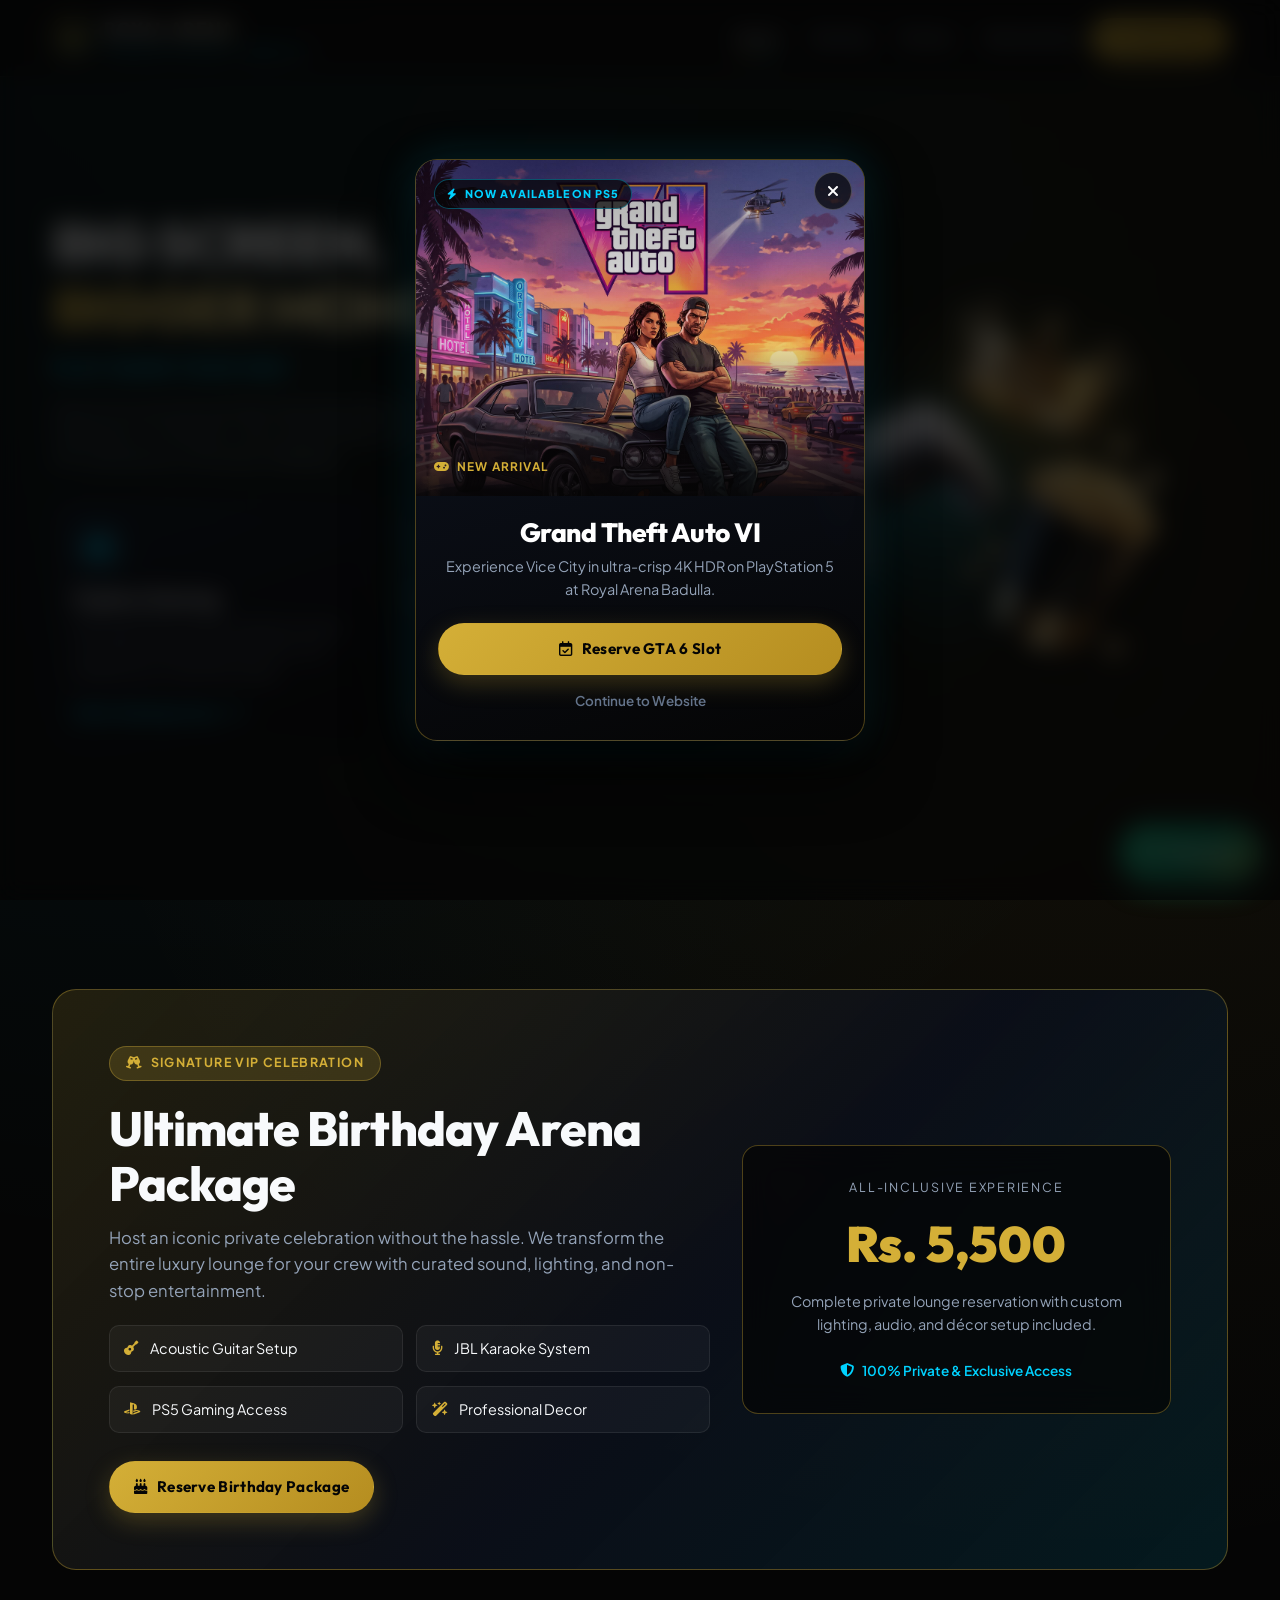
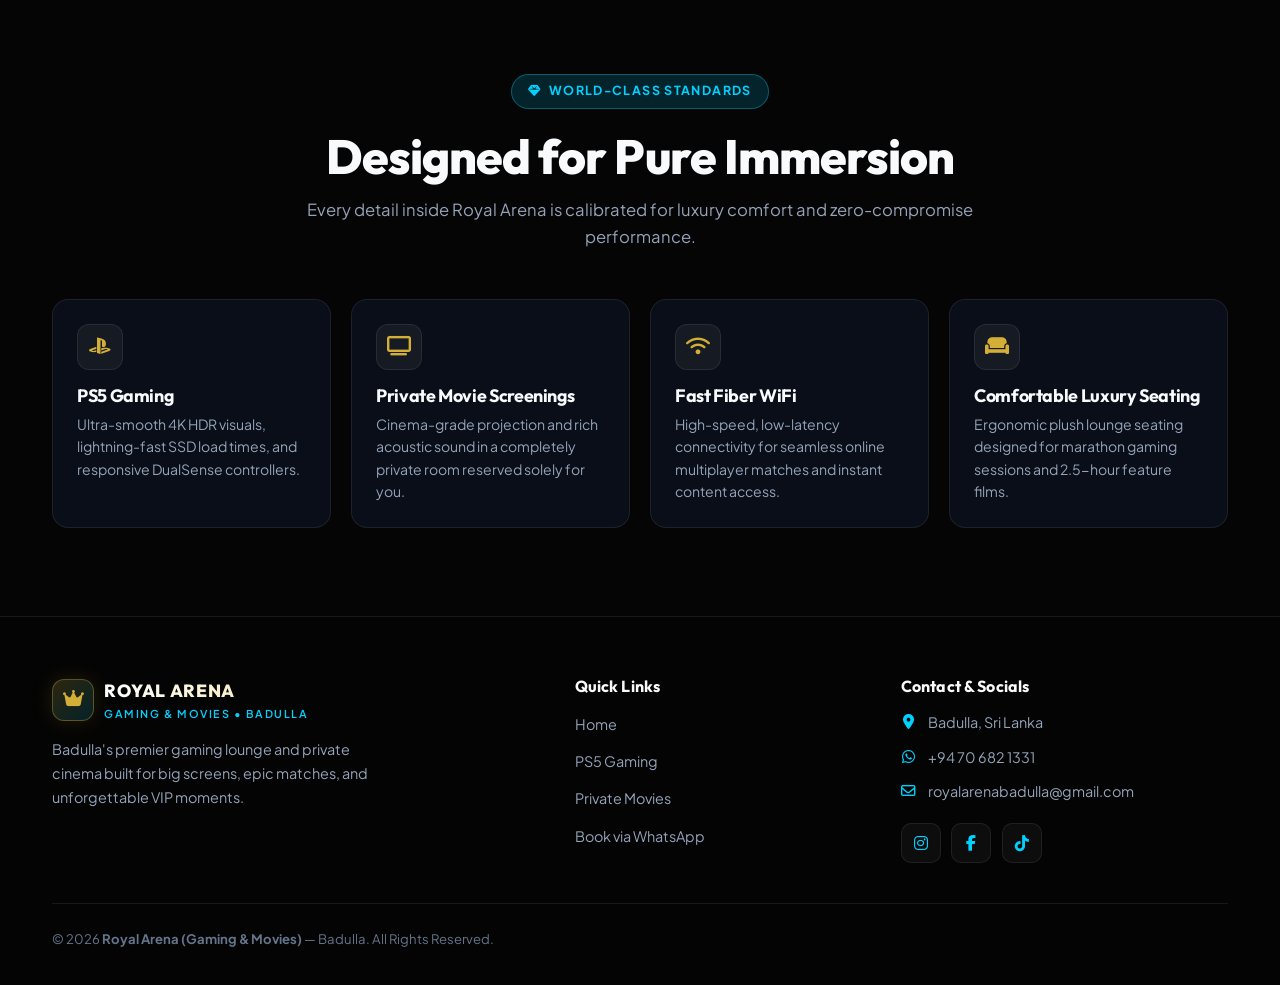
<file: index.html>
<!DOCTYPE html>
<html lang="en">
<head>
  <meta charset="UTF-8" />
  <meta name="viewport" content="width=device-width, initial-scale=1.0" />
  <title>Royal Arena | Luxury Gaming &amp; Private Cinema - Badulla</title>
  <link rel="icon" type="image/svg+xml" href="data:image/svg+xml,%3Csvg xmlns='http://www.w3.org/2000/svg' viewBox='0 0 64 64'%3E%3Crect x='2' y='2' width='60' height='60' rx='14' fill='%230B0F19' stroke='%23D4AF37' stroke-width='3'/%3E%3Cpath d='M15 41 L13 24 L24 33 L32 19 L40 33 L51 24 L49 41 Z' fill='%23D4AF37'/%3E%3Crect x='15' y='44' width='34' height='4' rx='2' fill='%23D4AF37'/%3E%3Ccircle cx='13' cy='21' r='2.6' fill='%23F3E5AB'/%3E%3Ccircle cx='32' cy='16' r='3' fill='%23F3E5AB'/%3E%3Ccircle cx='51' cy='21' r='2.6' fill='%23F3E5AB'/%3E%3C/svg%3E" />
  <meta name="description" content="Badulla's premier luxury PS5 gaming lounge, private 4K cinema screening room, and VIP birthday celebration arena." />

  <!-- Google Fonts -->
  <link rel="preconnect" href="https://fonts.googleapis.com" />
  <link rel="preconnect" href="https://fonts.gstatic.com" crossorigin />
  <link href="https://fonts.googleapis.com/css2?family=Outfit:wght@500;600;700;800;900&family=Plus+Jakarta+Sans:wght@400;500;600;700&display=swap" rel="stylesheet" />

  <!-- FontAwesome 6 -->
  <link rel="stylesheet" href="https://cdnjs.cloudflare.com/ajax/libs/font-awesome/6.5.1/css/all.min.css" />

  <!-- Stylesheet -->
  <link rel="stylesheet" href="assets/css/styles.css" />
</head>
<body>
  <div class="page-transition"></div>

  <!-- Header -->
  <header class="site-header">
    <div class="container nav-wrapper">
      <a href="index.html" class="brand-logo">
        <div class="brand-mark"><i class="fa-solid fa-crown"></i></div>
        <div class="brand-text">
          <span class="brand-title">Royal Arena</span>
          <span class="brand-subtitle">Gaming &amp; Movies • Badulla</span>
        </div>
      </a>

      <nav class="nav-desktop" aria-label="Primary Navigation">
        <a href="index.html" class="nav-link active">Home</a>
        <a href="gaming.html" class="nav-link">Gaming</a>
        <a href="movies.html" class="nav-link">Movies</a>
        <a href="booking.html" class="nav-link">Reservations</a>
      </nav>

      <a href="booking.html" class="btn btn-gold btn-sm nav-cta">
        <i class="fa-regular fa-calendar-check"></i> Book Arena
      </a>

      <button id="mobileMenuToggle" class="mobile-toggle" aria-label="Toggle Menu" aria-expanded="false">
        <i class="fa-solid fa-bars"></i>
      </button>
    </div>
  </header>

  <!-- Mobile Navigation Drawer -->
  <div id="mobileDrawer" class="mobile-drawer">
    <a href="index.html" class="mobile-nav-link active">Home <i class="fa-solid fa-chevron-right"></i></a>
    <a href="gaming.html" class="mobile-nav-link">PS5 Gaming <i class="fa-solid fa-chevron-right"></i></a>
    <a href="movies.html" class="mobile-nav-link">Private Movies <i class="fa-solid fa-chevron-right"></i></a>
    <a href="booking.html" class="mobile-nav-link">Book Reservation <i class="fa-solid fa-chevron-right"></i></a>
    <a href="booking.html" class="btn btn-gold" style="margin-top: 0.75rem; width: 100%;">
      <i class="fa-regular fa-calendar-check"></i> Book Arena Now
    </a>
  </div>

  <main>
<!-- Hero Section -->
    <section class="hero">
      <div class="hero-bg-grid"></div>
      <div class="container hero-content">
        <!-- Right Column on PC / Top on Mobile -->
        <div class="hero-visual-col">
          <div class="hero-floating-stage" aria-hidden="true">
            <div class="hero-stage-glow"></div>
            <img src="assets/images/crown.png" alt="" class="float-layer layer-crown" />
            <img src="assets/images/controller.png" alt="" class="float-layer layer-controller" />
            <img src="assets/images/popcorn.png" alt="" class="float-layer layer-popcorn" />
          </div>
        </div>

        <!-- Left Column on PC / Below Visual on Mobile -->
        <div class="hero-text-col">
          <h1 class="hero-title">
            BIG SCREEN,
            <span>BIGGER MOMENTS</span>
          </h1>
          <p class="hero-tagline">Play Game Your Way</p>
          <p class="hero-description">
            Step into an exclusive private sanctuary engineered for next-gen PlayStation 5 immersion,
            ultra-crisp cinema screenings, and unforgettable VIP celebrations in the heart of Badulla.
          </p>

          <!-- Two Interactive Gateway Cards -->
          <div class="gateway-grid">
            <a href="gaming.html" class="gateway-card gaming">
              <div>
                <div class="gateway-icon">
                  <i class="fa-solid fa-gamepad"></i>
                </div>
                <h3>Explore Gaming</h3>
                <p>Next-gen PS5 consoles, DualSense haptic controllers, blockbuster AAA titles, and flexible solo or squad packages.</p>
              </div>
              <span class="gateway-action">
                Enter Gaming Arena <i class="fa-solid fa-arrow-right"></i>
              </span>
            </a>

            <a href="movies.html" class="gateway-card movies">
              <div>
                <div class="gateway-icon">
                  <i class="fa-solid fa-film"></i>
                </div>
                <h3>Explore Movies</h3>
                <p>Private 2.5-hour theater screenings with surround acoustics, plush seating, and custom movie download requests.</p>
              </div>
              <span class="gateway-action">
                Enter Private Cinema <i class="fa-solid fa-arrow-right"></i>
              </span>
            </a>
          </div>
        </div>
      </div>
    </section>

    <!-- Special Birthday Package Teaser -->
    <section class="section">
      <div class="container">
        <div class="vip-banner">
          <div>
            <div class="eyebrow">
              <i class="fa-solid fa-champagne-glasses"></i> Signature VIP Celebration
            </div>
            <h2 class="section-title">Ultimate Birthday Arena Package</h2>
            <p class="section-subtitle">
              Host an iconic private celebration without the hassle. We transform the entire luxury lounge
              for your crew with curated sound, lighting, and non-stop entertainment.
            </p>

            <div class="vip-perks">
              <div class="vip-perk-item">
                <i class="fa-solid fa-guitar"></i> Acoustic Guitar Setup
              </div>
              <div class="vip-perk-item">
                <i class="fa-solid fa-microphone-lines"></i> JBL Karaoke System
              </div>
              <div class="vip-perk-item">
                <i class="fa-brands fa-playstation"></i> PS5 Gaming Access
              </div>
              <div class="vip-perk-item">
                <i class="fa-solid fa-wand-magic-sparkles"></i> Professional Decor
              </div>
            </div>

            <a href="booking.html?service=Birthday%20Package&title=VIP%20Birthday%20Setup%20(Rs.%205%2C500)" class="btn btn-gold">
              <i class="fa-solid fa-cake-candles"></i> Reserve Birthday Package
            </a>
          </div>

          <div class="vip-price-box">
            <div class="vip-price-label">All-Inclusive Experience</div>
            <div class="vip-price-amount">Rs. 5,500</div>
            <p style="color: var(--text-secondary); font-size: 0.9rem; margin-bottom: 1.5rem;">
              Complete private lounge reservation with custom lighting, audio, and décor setup included.
            </p>
            <div style="display: flex; align-items: center; justify-content: center; gap: 0.5rem; color: var(--neon-blue); font-size: 0.85rem; font-weight: 600;">
              <i class="fa-solid fa-shield-halved"></i> 100% Private &amp; Exclusive Access
            </div>
          </div>
        </div>
      </div>
    </section>

    <!-- Facility Highlights -->
    <section class="section" style="padding-top: 1rem;">
      <div class="container">
        <div class="section-header">
          <div class="eyebrow eyebrow-blue">
            <i class="fa-solid fa-gem"></i> World-Class Standards
          </div>
          <h2 class="section-title">Designed for Pure Immersion</h2>
          <p class="section-subtitle">
            Every detail inside Royal Arena is calibrated for luxury comfort and zero-compromise performance.
          </p>
        </div>

        <div class="features-grid">
          <article class="glass-panel feature-card">
            <div class="feature-icon"><i class="fa-brands fa-playstation"></i></div>
            <h3>PS5 Gaming</h3>
            <p>Ultra-smooth 4K HDR visuals, lightning-fast SSD load times, and responsive DualSense controllers.</p>
          </article>

          <article class="glass-panel feature-card">
            <div class="feature-icon"><i class="fa-solid fa-tv"></i></div>
            <h3>Private Movie Screenings</h3>
            <p>Cinema-grade projection and rich acoustic sound in a completely private room reserved solely for you.</p>
          </article>

          <article class="glass-panel feature-card">
            <div class="feature-icon"><i class="fa-solid fa-wifi"></i></div>
            <h3>Fast Fiber WiFi</h3>
            <p>High-speed, low-latency connectivity for seamless online multiplayer matches and instant content access.</p>
          </article>

          <article class="glass-panel feature-card">
            <div class="feature-icon"><i class="fa-solid fa-couch"></i></div>
            <h3>Comfortable Luxury Seating</h3>
            <p>Ergonomic plush lounge seating designed for marathon gaming sessions and 2.5-hour feature films.</p>
          </article>
        </div>
      </div>
    </section>
  </main>

  <!-- Luxury 3-Column Corporate Footer -->
  <footer class="site-footer">
    <div class="container">
      <div class="footer-grid">
        <!-- Column 1: Brand & Bio -->
        <div class="footer-brand">
          <a href="index.html" class="brand-logo">
            <div class="brand-mark"><i class="fa-solid fa-crown"></i></div>
            <div class="brand-text">
              <span class="brand-title">Royal Arena</span>
              <span class="brand-subtitle">Gaming &amp; Movies • Badulla</span>
            </div>
          </a>
          <p class="footer-bio">
            Badulla's premier gaming lounge and private cinema built for big screens, epic matches, and unforgettable VIP moments.
          </p>
        </div>

        <!-- Column 2: Quick Links -->
        <div class="footer-col">
          <h3 class="footer-heading">Quick Links</h3>
          <ul class="footer-nav">
            <li><a href="index.html">Home</a></li>
            <li><a href="gaming.html">PS5 Gaming</a></li>
            <li><a href="movies.html">Private Movies</a></li>
            <li><a href="booking.html">Book via WhatsApp</a></li>
          </ul>
        </div>

        <!-- Column 3: Contact & Socials -->
        <div class="footer-col">
          <h3 class="footer-heading">Contact &amp; Socials</h3>
          <ul class="footer-contact">
            <li>
              <i class="fa-solid fa-location-dot"></i>
              <span>Badulla, Sri Lanka</span>
            </li>
            <li>
              <i class="fa-brands fa-whatsapp"></i>
              <a href="https://wa.me/94706821331" target="_blank" rel="noopener noreferrer">+94 70 682 1331</a>
            </li>
            <li>
              <i class="fa-regular fa-envelope"></i>
              <a href="mailto:royalarenabadulla@gmail.com">royalarenabadulla@gmail.com</a>
            </li>
          </ul>

          <div class="footer-socials">
            <a href="https://www.instagram.com/royalarenabadulla/" class="social-btn" aria-label="Instagram" target="_blank" rel="noopener noreferrer">
              <i class="fa-brands fa-instagram"></i>
            </a>
            <a href="https://web.facebook.com/p/Royal-Arena-Badulla-61594236964384/?_rdc=1&_rdr#" class="social-btn" aria-label="Facebook" target="_blank" rel="noopener noreferrer">
              <i class="fa-brands fa-facebook-f"></i>
            </a>
            <a href="https://www.tiktok.com/@royal.arena.badul?is_from_webapp=1&sender_device=pc" class="social-btn" aria-label="TikTok" target="_blank" rel="noopener noreferrer">
              <i class="fa-brands fa-tiktok"></i>
            </a>
          </div>
        </div>
      </div>

      <!-- Bottom Copyright Divider -->
      <div class="footer-bottom">
        <p>&copy; 2026 <strong>Royal Arena (Gaming &amp; Movies)</strong> — Badulla. All Rights Reserved.</p>
      </div>
    </div>
  </footer>

  <!-- Floating Action Component -->
  <a href="booking.html" class="floating-action" aria-label="Book Now via WhatsApp">
    <i class="fa-brands fa-whatsapp"></i>
    <span>Book Now</span>
  </a>


  <script src="assets/js/main.js"></script>
  <script src="assets/js/new-drop.js"></script>
</body>
</html>
</file>
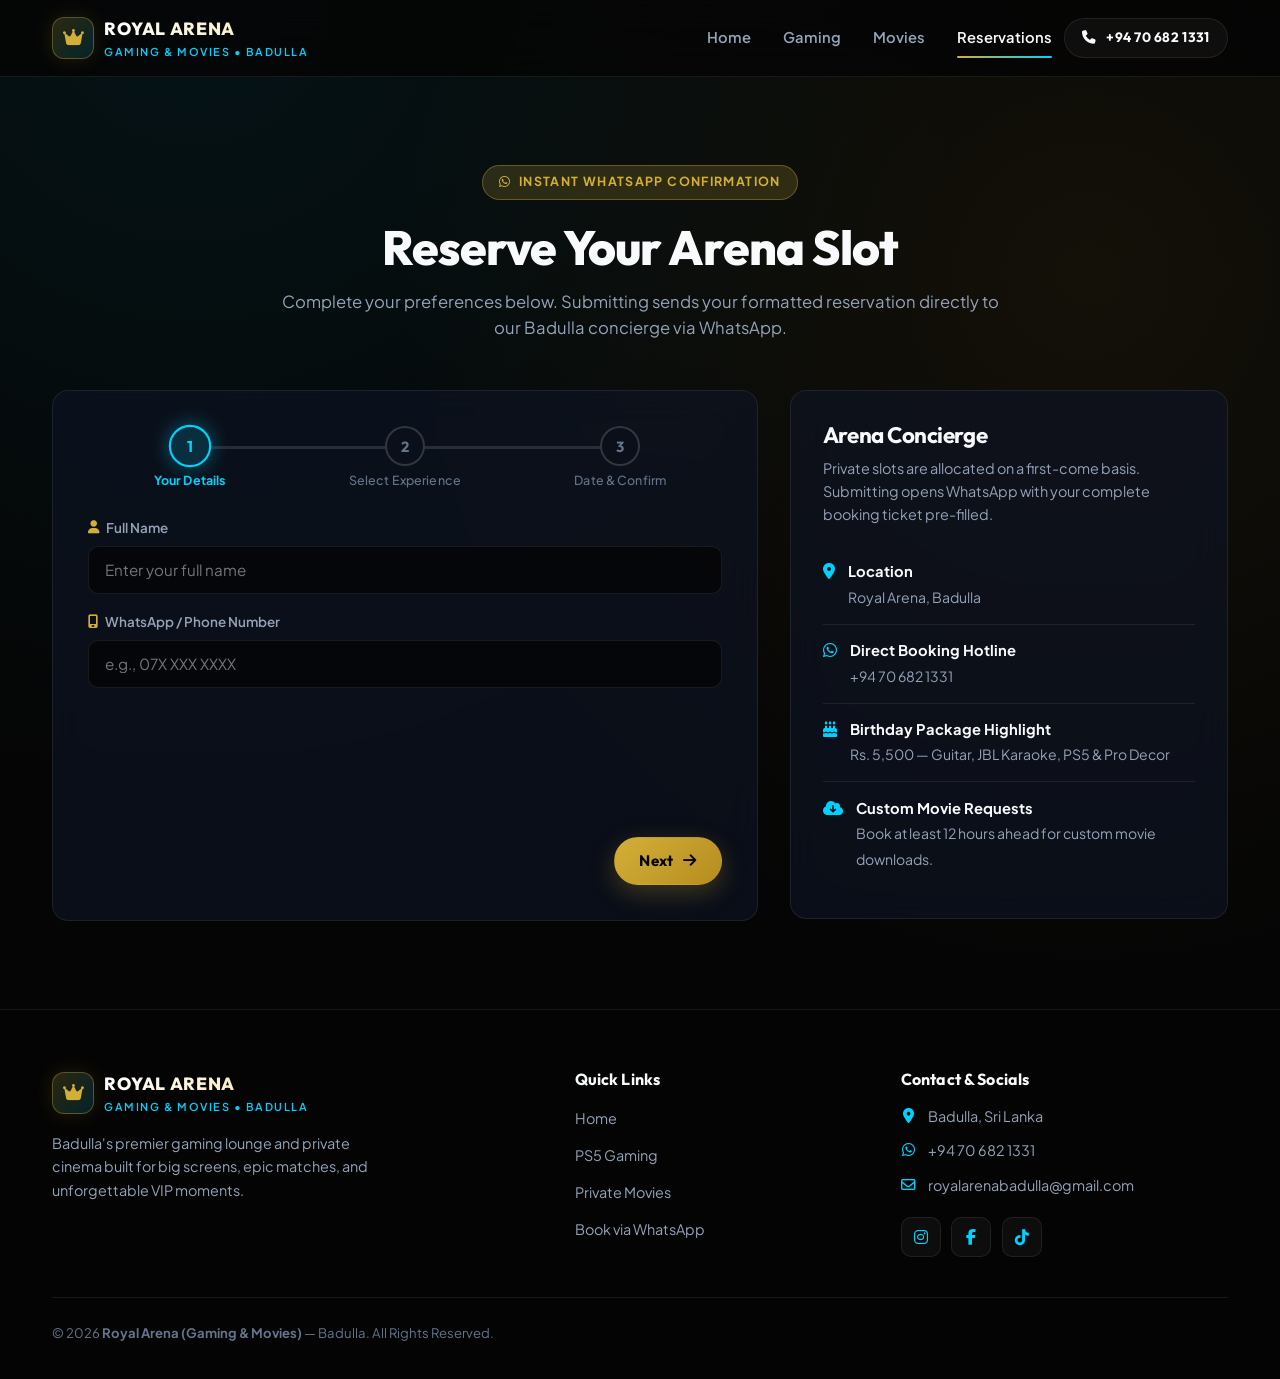
<file: booking.html>
<!DOCTYPE html>
<html lang="en">
<head>
  <meta charset="UTF-8" />
  <meta name="viewport" content="width=device-width, initial-scale=1.0" />
  <title>Reservations | Royal Arena - Badulla</title>
  <link rel="icon" type="image/svg+xml" href="data:image/svg+xml,%3Csvg xmlns='http://www.w3.org/2000/svg' viewBox='0 0 64 64'%3E%3Crect x='2' y='2' width='60' height='60' rx='14' fill='%230B0F19' stroke='%23D4AF37' stroke-width='3'/%3E%3Cpath d='M15 41 L13 24 L24 33 L32 19 L40 33 L51 24 L49 41 Z' fill='%23D4AF37'/%3E%3Crect x='15' y='44' width='34' height='4' rx='2' fill='%23D4AF37'/%3E%3Ccircle cx='13' cy='21' r='2.6' fill='%23F3E5AB'/%3E%3Ccircle cx='32' cy='16' r='3' fill='%23F3E5AB'/%3E%3Ccircle cx='51' cy='21' r='2.6' fill='%23F3E5AB'/%3E%3C/svg%3E" />
  <meta name="description" content="Book your PS5 gaming session, private movie screening, or VIP birthday party directly via WhatsApp at Royal Arena, Badulla." />

  <link rel="preconnect" href="https://fonts.googleapis.com" />
  <link rel="preconnect" href="https://fonts.gstatic.com" crossorigin />
  <link href="https://fonts.googleapis.com/css2?family=Outfit:wght@500;600;700;800;900&family=Plus+Jakarta+Sans:wght@400;500;600;700&display=swap" rel="stylesheet" />
  <link rel="stylesheet" href="https://cdnjs.cloudflare.com/ajax/libs/font-awesome/6.5.1/css/all.min.css" />
  <link rel="stylesheet" href="assets/css/styles.css?v=7" />
</head>
<body>
  <div class="page-transition"></div>

  <!-- Header -->
  <header class="site-header">
    <div class="container nav-wrapper">
      <a href="index.html" class="brand-logo">
        <div class="brand-mark"><i class="fa-solid fa-crown"></i></div>
        <div class="brand-text">
          <span class="brand-title">Royal Arena</span>
          <span class="brand-subtitle">Gaming &amp; Movies • Badulla</span>
        </div>
      </a>

      <nav class="nav-desktop" aria-label="Primary Navigation">
        <a href="index.html" class="nav-link">Home</a>
        <a href="gaming.html" class="nav-link">Gaming</a>
        <a href="movies.html" class="nav-link">Movies</a>
        <a href="booking.html" class="nav-link active">Reservations</a>
      </nav>

      <a href="tel:+94706821331" class="btn btn-outline btn-sm nav-cta">
        <i class="fa-solid fa-phone"></i> +94 70 682 1331
      </a>

      <button id="mobileMenuToggle" class="mobile-toggle" aria-label="Toggle Menu" aria-expanded="false">
        <i class="fa-solid fa-bars"></i>
      </button>
    </div>
  </header>

  <div id="mobileDrawer" class="mobile-drawer">
    <a href="index.html" class="mobile-nav-link">Home <i class="fa-solid fa-chevron-right"></i></a>
    <a href="gaming.html" class="mobile-nav-link">PS5 Gaming <i class="fa-solid fa-chevron-right"></i></a>
    <a href="movies.html" class="mobile-nav-link">Private Movies <i class="fa-solid fa-chevron-right"></i></a>
    <a href="booking.html" class="mobile-nav-link active">Book Reservation <i class="fa-solid fa-chevron-right"></i></a>
  </div>

  <main>
    <section class="section">
      <div class="container">
        <div class="section-header">
          <div class="eyebrow">
            <i class="fa-brands fa-whatsapp"></i> Instant WhatsApp Confirmation
          </div>
          <h1 class="section-title">Reserve Your Arena Slot</h1>
          <p class="section-subtitle">
            Complete your preferences below. Submitting sends your formatted reservation directly to our Badulla concierge via WhatsApp.
          </p>
        </div>

        <div class="booking-layout">
          <!-- 3-Step Reservation Wizard Form -->
          <div class="glass-panel booking-card booking-wizard-card">
            <!-- Top Progress Stepper Bar -->
            <div class="booking-stepper" role="tablist" aria-label="Booking Steps">
              <div class="stepper-track" aria-hidden="true">
                <div id="stepperProgress" class="stepper-progress"></div>
              </div>

              <button type="button" class="stepper-item active" data-step="1" aria-selected="true">
                <span class="stepper-circle">
                  <span class="step-number">1</span>
                  <i class="fa-solid fa-check step-check-icon" aria-hidden="true"></i>
                </span>
                <span class="stepper-label">Your Details</span>
              </button>

              <button type="button" class="stepper-item" data-step="2" aria-selected="false" disabled>
                <span class="stepper-circle">
                  <span class="step-number">2</span>
                  <i class="fa-solid fa-check step-check-icon" aria-hidden="true"></i>
                </span>
                <span class="stepper-label">Select Experience</span>
              </button>

              <button type="button" class="stepper-item" data-step="3" aria-selected="false" disabled>
                <span class="stepper-circle">
                  <span class="step-number">3</span>
                  <i class="fa-solid fa-check step-check-icon" aria-hidden="true"></i>
                </span>
                <span class="stepper-label">Date &amp; Confirm</span>
              </button>
            </div>

            <form id="reservationForm" class="wizard-form" novalidate>
              <div class="wizard-steps-viewport">
                <!-- STEP 1: Your Details -->
                <div class="wizard-step active" data-step-panel="1">
                  <div class="wizard-step-fields">
                    <div class="form-grid">
                      <div class="form-group">
                        <label for="fullName" class="form-label">
                          <i class="fa-solid fa-user"></i> Full Name
                        </label>
                        <input type="text" id="fullName" class="form-control" placeholder="Enter your full name" autocomplete="name" required />
                      </div>

                      <div class="form-group">
                        <label for="mobileNumber" class="form-label">
                          <i class="fa-solid fa-mobile-screen"></i> WhatsApp / Phone Number
                        </label>
                        <input type="tel" id="mobileNumber" class="form-control" placeholder="e.g., 07X XXX XXXX" autocomplete="tel" required />
                      </div>
                    </div>

                    <p id="step1Error" class="form-error">
                      <i class="fa-solid fa-circle-exclamation"></i> Please enter your Full Name and WhatsApp / Phone Number to continue.
                    </p>
                  </div>

                  <div class="wizard-nav wizard-nav-end">
                    <button type="button" id="step1NextBtn" class="btn btn-gold wizard-btn-primary">
                      Next <i class="fa-solid fa-arrow-right"></i>
                    </button>
                  </div>
                </div>

                <!-- STEP 2: Select Experience -->
                <div class="wizard-step" data-step-panel="2">
                  <div class="wizard-step-fields">
                    <div class="form-grid">
                      <div class="form-group">
                        <label for="serviceType" class="form-label">
                          <i class="fa-solid fa-layer-group"></i> Select Category
                        </label>
                        <select id="serviceType" class="form-control" required>
                          <option value="" disabled selected>Choose an experience...</option>
                          <option value="Gaming Session">PS5 Gaming</option>
                          <option value="Movie Package">Private Movie Screening</option>
                          <option value="Birthday Package">Birthday Package</option>
                        </select>
                      </div>

                      <div class="form-group" id="durationGroup" style="display: none;">
                        <label for="duration" class="form-label">
                          <i class="fa-regular fa-clock"></i> Package Duration
                        </label>
                        <select id="duration" class="form-control"></select>
                      </div>

                      <div class="form-group" id="selectionTitleGroup" style="display: none;">
                        <label for="selectionTitle" id="selectionTitleLabel" class="form-label">
                          <i class="fa-solid fa-gamepad"></i> Preferred Game / Movie / Details
                        </label>
                        <input type="text" id="selectionTitle" class="form-control" placeholder="Specify your game, movie, or custom request" />
                      </div>
                    </div>

                    <p id="step2Error" class="form-error">
                      <i class="fa-solid fa-circle-exclamation"></i> Please select an experience category before continuing.
                    </p>
                  </div>

                  <div class="wizard-nav">
                    <button type="button" class="btn btn-outline wizard-prev-btn" data-prev-step="1">
                      <i class="fa-solid fa-arrow-left"></i> Back
                    </button>
                    <button type="button" id="step2NextBtn" class="btn btn-gold wizard-next-btn">
                      Next <i class="fa-solid fa-arrow-right"></i>
                    </button>
                  </div>
                </div>

                <!-- STEP 3: Date & Confirm -->
                <div class="wizard-step" data-step-panel="3">
                  <div class="wizard-step-fields">
                    <div class="form-grid form-grid-2">
                      <div class="form-group">
                        <label for="preferredDate" class="form-label">
                          <i class="fa-regular fa-calendar"></i> Preferred Date
                        </label>
                        <input type="date" id="preferredDate" class="form-control" required />
                      </div>

                      <div class="form-group">
                        <label for="timeSlot" class="form-label">
                          <i class="fa-solid fa-clock"></i> Time Slot
                        </label>
                        <select id="timeSlot" class="form-control" required>
                          <option value="10:00 AM - 12:30 PM">10:00 AM - 12:30 PM</option>
                          <option value="12:30 PM - 03:00 PM">12:30 PM - 03:00 PM</option>
                          <option value="03:00 PM - 05:30 PM">03:00 PM - 05:30 PM</option>
                          <option value="05:30 PM - 08:00 PM">05:30 PM - 08:00 PM</option>
                          <option value="08:00 PM - 10:30 PM">08:00 PM - 10:30 PM</option>
                        </select>
                      </div>
                    </div>

                    <div class="form-grid" style="margin-top: 1rem;">
                      <div class="form-group">
                        <label for="peopleCount" class="form-label">
                          <i class="fa-solid fa-users"></i> Number of Guests
                        </label>
                        <select id="peopleCount" class="form-control" required></select>
                      </div>

                      <div class="form-group">
                        <label for="additionalNotes" class="form-label">
                          <i class="fa-regular fa-comment-dots"></i> Special Requests (Optional)
                        </label>
                        <textarea id="additionalNotes" class="form-control" placeholder="Any custom movie download request, controller count, or birthday decor theme..."></textarea>
                      </div>
                    </div>

                    <p id="formError" class="form-error">
                      <i class="fa-solid fa-circle-exclamation"></i> Please select a Preferred Date, Time Slot, and Number of Guests.
                    </p>
                  </div>

                  <div class="wizard-nav">
                    <button type="button" class="btn btn-outline wizard-prev-btn" data-prev-step="2">
                      <i class="fa-solid fa-arrow-left"></i> Back
                    </button>
                    <button type="submit" class="btn btn-gold wizard-next-btn">
                      <i class="fa-brands fa-whatsapp"></i> Book via WhatsApp
                    </button>
                  </div>
                </div>
              </div>
            </form>
          </div>

          <!-- Concierge Information Panel -->
          <aside class="glass-panel summary-card">
            <h2 style="font-size: 1.4rem; margin-bottom: 0.5rem;">Arena Concierge</h2>
            <p style="color: var(--text-secondary); font-size: 0.9rem; margin-bottom: 1.25rem;">
              Private slots are allocated on a first-come basis. Submitting opens WhatsApp with your complete booking ticket pre-filled.
            </p>

            <div class="summary-row">
              <i class="fa-solid fa-location-dot"></i>
              <div>
                <strong style="display: block; font-size: 0.92rem;">Location</strong>
                <span style="color: var(--text-secondary); font-size: 0.88rem;">Royal Arena, Badulla</span>
              </div>
            </div>

            <div class="summary-row">
              <i class="fa-brands fa-whatsapp"></i>
              <div>
                <strong style="display: block; font-size: 0.92rem;">Direct Booking Hotline</strong>
                <span style="color: var(--text-secondary); font-size: 0.88rem;">+94 70 682 1331</span>
              </div>
            </div>

            <div class="summary-row">
              <i class="fa-solid fa-cake-candles"></i>
              <div>
                <strong style="display: block; font-size: 0.92rem;">Birthday Package Highlight</strong>
                <span style="color: var(--text-secondary); font-size: 0.88rem;">Rs. 5,500 — Guitar, JBL Karaoke, PS5 &amp; Pro Decor</span>
              </div>
            </div>

            <div class="summary-row">
              <i class="fa-solid fa-cloud-arrow-down"></i>
              <div>
                <strong style="display: block; font-size: 0.92rem;">Custom Movie Requests</strong>
                <span style="color: var(--text-secondary); font-size: 0.88rem;">Book at least 12 hours ahead for custom movie downloads.</span>
              </div>
            </div>
          </aside>
        </div>
      </div>
    </section>
  </main>

 <!-- Luxury 3-Column Corporate Footer -->
  <footer class="site-footer">
    <div class="container">
      <div class="footer-grid">
        <!-- Column 1: Brand & Bio -->
        <div class="footer-brand">
          <a href="index.html" class="brand-logo">
            <div class="brand-mark"><i class="fa-solid fa-crown"></i></div>
            <div class="brand-text">
              <span class="brand-title">Royal Arena</span>
              <span class="brand-subtitle">Gaming &amp; Movies • Badulla</span>
            </div>
          </a>
          <p class="footer-bio">
            Badulla's premier gaming lounge and private cinema built for big screens, epic matches, and unforgettable VIP moments.
          </p>
        </div>

        <!-- Column 2: Quick Links -->
        <div class="footer-col">
          <h3 class="footer-heading">Quick Links</h3>
          <ul class="footer-nav">
            <li><a href="index.html">Home</a></li>
            <li><a href="gaming.html">PS5 Gaming</a></li>
            <li><a href="movies.html">Private Movies</a></li>
            <li><a href="booking.html">Book via WhatsApp</a></li>
          </ul>
        </div>

        <!-- Column 3: Contact & Socials -->
        <div class="footer-col">
          <h3 class="footer-heading">Contact &amp; Socials</h3>
          <ul class="footer-contact">
            <li>
              <i class="fa-solid fa-location-dot"></i>
              <span>Badulla, Sri Lanka</span>
            </li>
            <li>
              <i class="fa-brands fa-whatsapp"></i>
              <a href="https://wa.me/94706821331" target="_blank" rel="noopener noreferrer">+94 70 682 1331</a>
            </li>
            <li>
              <i class="fa-regular fa-envelope"></i>
              <a href="mailto:royalarenabadulla@gmail.com">royalarenabadulla@gmail.com</a>
            </li>
          </ul>

          <div class="footer-socials">
            <a href="https://www.instagram.com/royalarenabadulla/" class="social-btn" aria-label="Instagram" target="_blank" rel="noopener noreferrer">
              <i class="fa-brands fa-instagram"></i>
            </a>
            <a href="https://web.facebook.com/p/Royal-Arena-Badulla-61594236964384/?_rdc=1&_rdr#" class="social-btn" aria-label="Facebook" target="_blank" rel="noopener noreferrer">
              <i class="fa-brands fa-facebook-f"></i>
            </a>
            <a href="https://www.tiktok.com/@royal.arena.badul?is_from_webapp=1&sender_device=pc" class="social-btn" aria-label="TikTok" target="_blank" rel="noopener noreferrer">
              <i class="fa-brands fa-tiktok"></i>
            </a>
          </div>
        </div>
      </div>

      <!-- Bottom Copyright Divider -->
      <div class="footer-bottom">
        <p>&copy; 2026 <strong>Royal Arena (Gaming &amp; Movies)</strong> — Badulla. All Rights Reserved.</p>
      </div>
    </div>
  </footer>

  <script src="assets/js/main.js?v=7"></script>
</body>
</html>
</file>
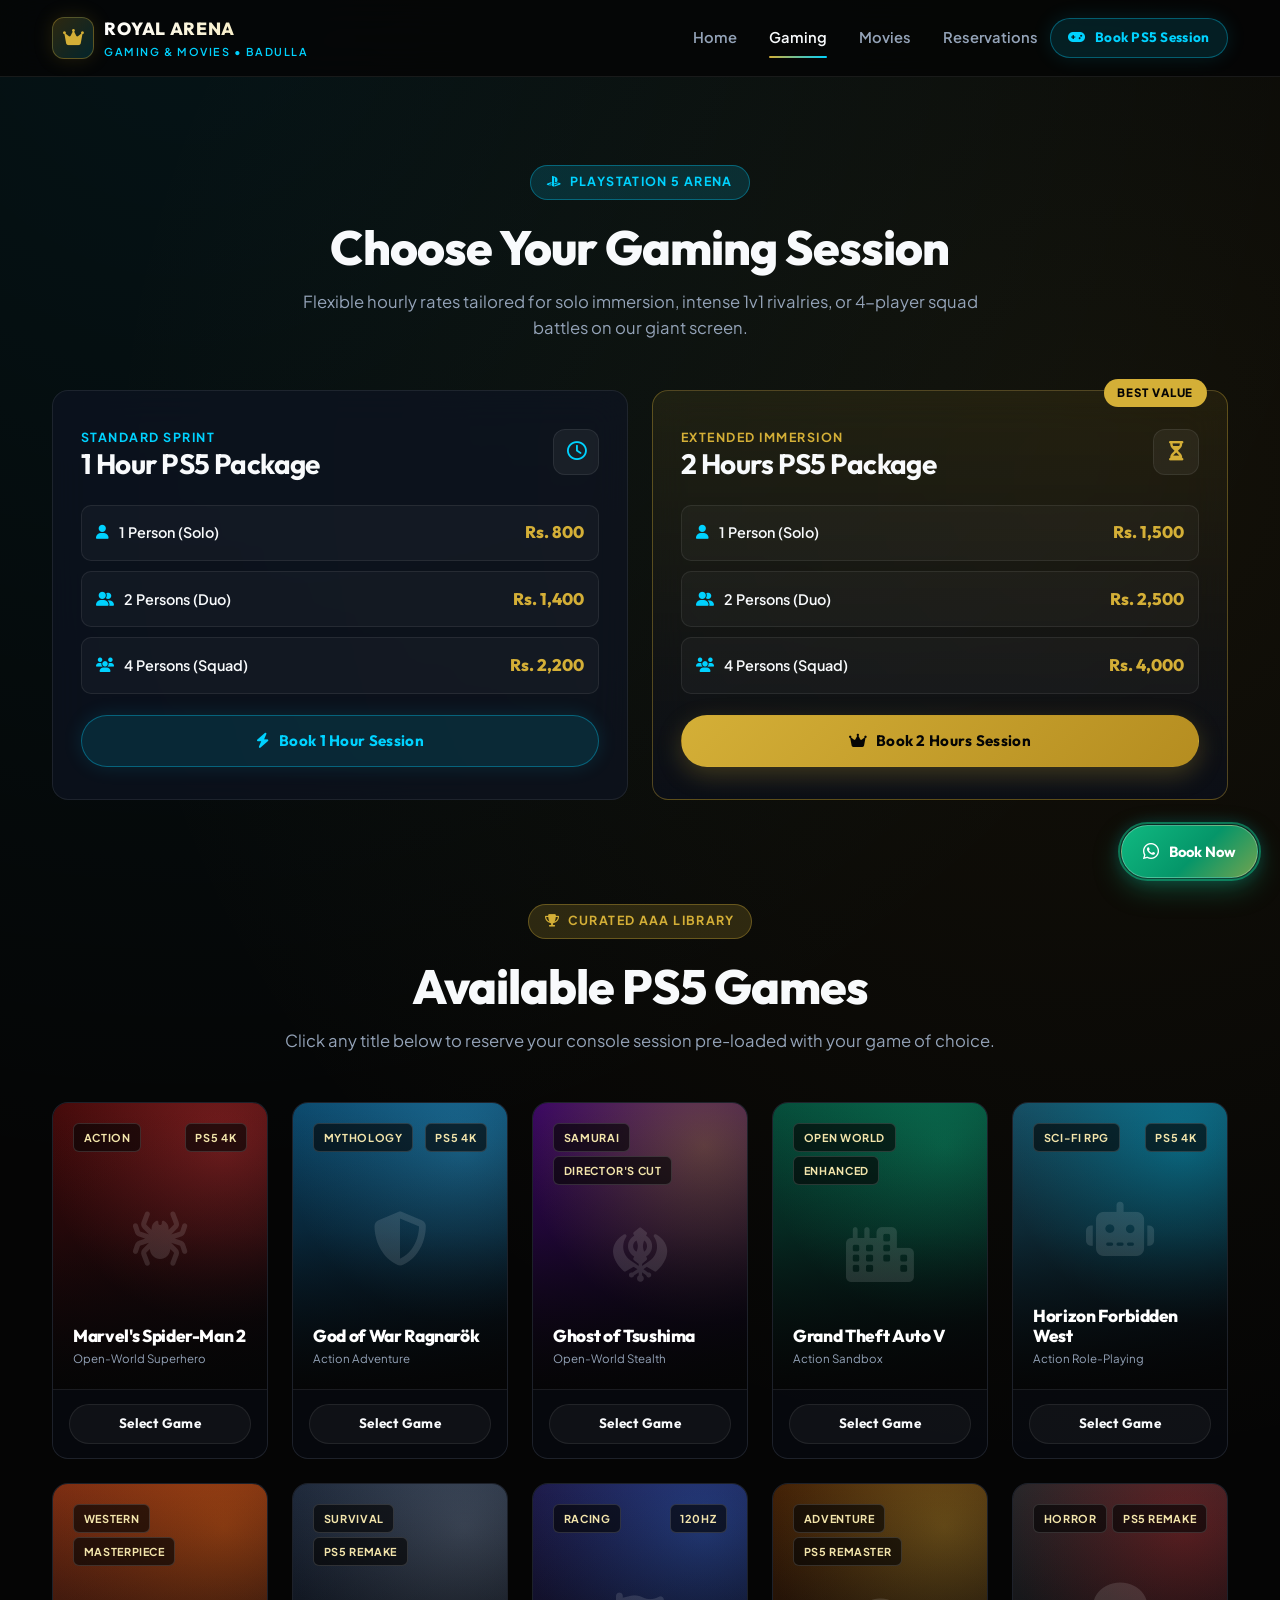
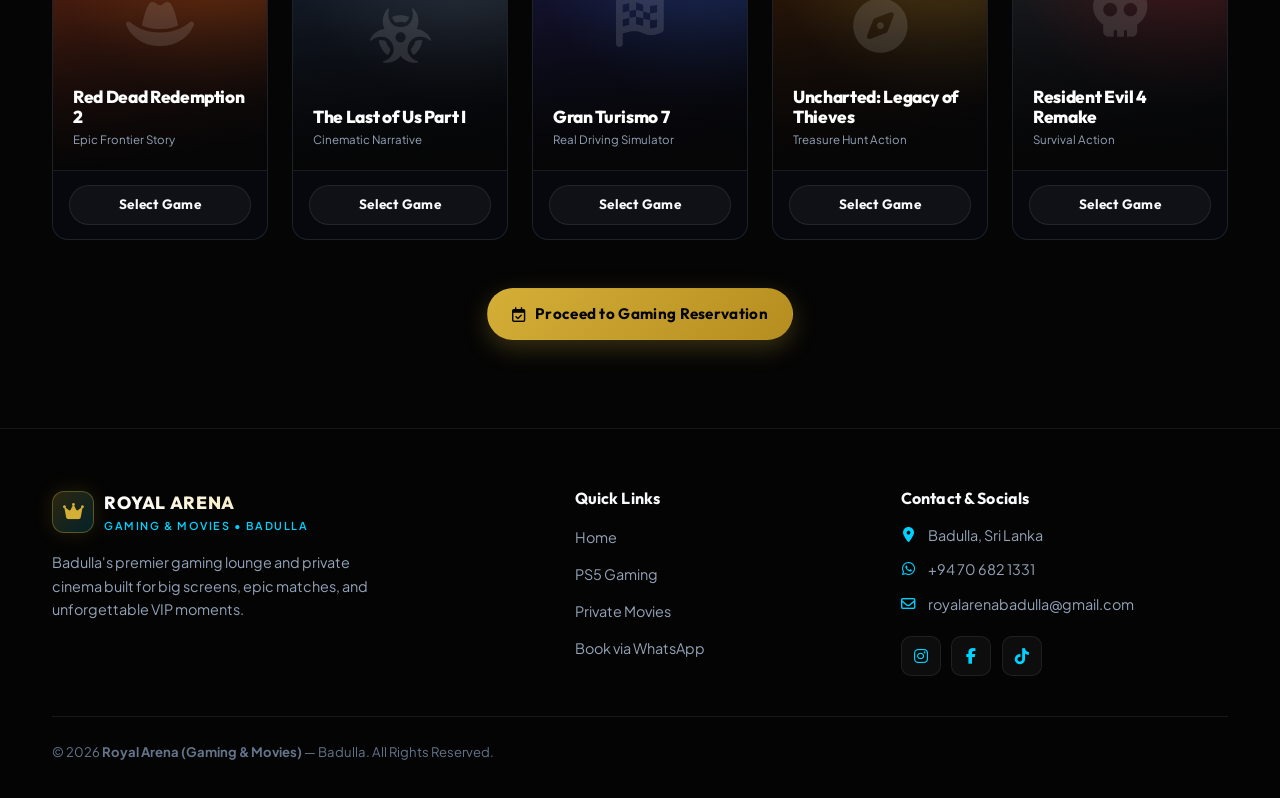
<file: gaming.html>
<!DOCTYPE html>
<html lang="en">
<head>
  <meta charset="UTF-8" />
  <meta name="viewport" content="width=device-width, initial-scale=1.0" />
  <title>PS5 Gaming Arena |Royal Arena - Badulla</title>
  <link rel="icon" type="image/svg+xml" href="data:image/svg+xml,%3Csvg xmlns='http://www.w3.org/2000/svg' viewBox='0 0 64 64'%3E%3Crect x='2' y='2' width='60' height='60' rx='14' fill='%230B0F19' stroke='%23D4AF37' stroke-width='3'/%3E%3Cpath d='M15 41 L13 24 L24 33 L32 19 L40 33 L51 24 L49 41 Z' fill='%23D4AF37'/%3E%3Crect x='15' y='44' width='34' height='4' rx='2' fill='%23D4AF37'/%3E%3Ccircle cx='13' cy='21' r='2.6' fill='%23F3E5AB'/%3E%3Ccircle cx='32' cy='16' r='3' fill='%23F3E5AB'/%3E%3Ccircle cx='51' cy='21' r='2.6' fill='%23F3E5AB'/%3E%3C/svg%3E" />
  <meta name="description" content="Explore PS5 hourly packages and blockbuster PlayStation 5 game library at Royal Arena, Badulla." />

  <link rel="preconnect" href="https://fonts.googleapis.com" />
  <link rel="preconnect" href="https://fonts.gstatic.com" crossorigin />
  <link href="https://fonts.googleapis.com/css2?family=Outfit:wght@500;600;700;800;900&family=Plus+Jakarta+Sans:wght@400;500;600;700&display=swap" rel="stylesheet" />
  <link rel="stylesheet" href="https://cdnjs.cloudflare.com/ajax/libs/font-awesome/6.5.1/css/all.min.css" />
  <link rel="stylesheet" href="assets/css/styles.css" />
</head>
<body>
  <div class="page-transition"></div>

  <!-- Header -->
  <header class="site-header">
    <div class="container nav-wrapper">
      <a href="index.html" class="brand-logo">
        <div class="brand-mark"><i class="fa-solid fa-crown"></i></div>
        <div class="brand-text">
          <span class="brand-title">Royal Arena</span>
          <span class="brand-subtitle">Gaming &amp; Movies • Badulla</span>
        </div>
      </a>

      <nav class="nav-desktop" aria-label="Primary Navigation">
        <a href="index.html" class="nav-link">Home</a>
        <a href="gaming.html" class="nav-link active">Gaming</a>
        <a href="movies.html" class="nav-link">Movies</a>
        <a href="booking.html" class="nav-link">Reservations</a>
      </nav>

      <a href="booking.html?service=Gaming%20Session" class="btn btn-neon btn-sm nav-cta">
        <i class="fa-solid fa-gamepad"></i> Book PS5 Session
      </a>

      <button id="mobileMenuToggle" class="mobile-toggle" aria-label="Toggle Menu" aria-expanded="false">
        <i class="fa-solid fa-bars"></i>
      </button>
    </div>
  </header>

  <div id="mobileDrawer" class="mobile-drawer">
    <a href="index.html" class="mobile-nav-link">Home <i class="fa-solid fa-chevron-right"></i></a>
    <a href="gaming.html" class="mobile-nav-link active">PS5 Gaming <i class="fa-solid fa-chevron-right"></i></a>
    <a href="movies.html" class="mobile-nav-link">Private Movies <i class="fa-solid fa-chevron-right"></i></a>
    <a href="booking.html" class="mobile-nav-link">Book Reservation <i class="fa-solid fa-chevron-right"></i></a>
    <a href="booking.html" class="btn btn-gold" style="margin-top: 0.75rem; width: 100%;">
      <i class="fa-regular fa-calendar-check"></i> Book Arena Now
    </a>
  </div>

  <main>
    <!-- Gaming Pricing Tables -->
    <section class="section">
      <div class="container">
        <div class="section-header">
          <div class="eyebrow eyebrow-blue">
            <i class="fa-brands fa-playstation"></i> PlayStation 5 Arena
          </div>
          <h1 class="section-title">Choose Your Gaming Session</h1>
          <p class="section-subtitle">
            Flexible hourly rates tailored for solo immersion, intense 1v1 rivalries, or 4-player squad battles on our giant screen.
          </p>
        </div>

        <div class="pricing-grid pricing-grid-2">
          <!-- 1 Hour Package -->
          <div class="glass-panel pricing-card">
            <div>
              <div style="display: flex; align-items: center; justify-content: space-between; margin-bottom: 1.5rem;">
                <div>
                  <span style="font-size: 0.78rem; text-transform: uppercase; letter-spacing: 0.12em; color: var(--neon-blue); font-weight: 700;">Standard Sprint</span>
                  <h2 style="font-size: 1.75rem;">1 Hour PS5 Package</h2>
                </div>
                <div class="feature-icon" style="margin-bottom: 0; color: var(--neon-blue);">
                  <i class="fa-regular fa-clock"></i>
                </div>
              </div>

              <div class="pricing-tier-row">
                <span class="tier-players"><i class="fa-solid fa-user"></i> 1 Person (Solo)</span>
                <span class="tier-price">Rs. 800</span>
              </div>
              <div class="pricing-tier-row">
                <span class="tier-players"><i class="fa-solid fa-user-group"></i> 2 Persons (Duo)</span>
                <span class="tier-price">Rs. 1,400</span>
              </div>
              <div class="pricing-tier-row">
                <span class="tier-players"><i class="fa-solid fa-users"></i> 4 Persons (Squad)</span>
                <span class="tier-price">Rs. 2,200</span>
              </div>
            </div>

            <a href="booking.html?service=Gaming%20Session&duration=1%20Hour%20PS5%20Session" class="btn btn-neon" style="width: 100%;">
              <i class="fa-solid fa-bolt"></i> Book 1 Hour Session
            </a>
          </div>

          <!-- 2 Hours Package -->
          <div class="glass-panel pricing-card featured">
            <span class="pricing-badge">Best Value</span>
            <div>
              <div style="display: flex; align-items: center; justify-content: space-between; margin-bottom: 1.5rem;">
                <div>
                  <span style="font-size: 0.78rem; text-transform: uppercase; letter-spacing: 0.12em; color: var(--gold-primary); font-weight: 700;">Extended Immersion</span>
                  <h2 style="font-size: 1.75rem;">2 Hours PS5 Package</h2>
                </div>
                <div class="feature-icon" style="margin-bottom: 0;">
                  <i class="fa-solid fa-hourglass-half"></i>
                </div>
              </div>

              <div class="pricing-tier-row">
                <span class="tier-players"><i class="fa-solid fa-user"></i> 1 Person (Solo)</span>
                <span class="tier-price">Rs. 1,500</span>
              </div>
              <div class="pricing-tier-row">
                <span class="tier-players"><i class="fa-solid fa-user-group"></i> 2 Persons (Duo)</span>
                <span class="tier-price">Rs. 2,500</span>
              </div>
              <div class="pricing-tier-row">
                <span class="tier-players"><i class="fa-solid fa-users"></i> 4 Persons (Squad)</span>
                <span class="tier-price">Rs. 4,000</span>
              </div>
            </div>

            <a href="booking.html?service=Gaming%20Session&duration=2%20Hours%20PS5%20Session" class="btn btn-gold" style="width: 100%;">
              <i class="fa-solid fa-crown"></i> Book 2 Hours Session
            </a>
          </div>
        </div>
      </div>
    </section>

    <!-- Available Games Catalog -->
    <section class="section" style="padding-top: 1rem;">
      <div class="container">
        <div class="section-header">
          <div class="eyebrow">
            <i class="fa-solid fa-trophy"></i> Curated AAA Library
          </div>
          <h2 class="section-title">Available PS5 Games</h2>
          <p class="section-subtitle">
            Click any title below to reserve your console session pre-loaded with your game of choice.
          </p>
        </div>

        <div class="media-grid">
          <!-- 1 -->
          <article class="media-card">
            <div class="poster-art" style="--poster-c1: #450a0a; --poster-glow: rgba(239, 68, 68, 0.35);">
              <div class="poster-top">
                <span class="poster-tag">Action</span>
                <span class="poster-tag">PS5 4K</span>
              </div>
              <i class="fa-solid fa-spider poster-emblem"></i>
              <div class="poster-bottom">
                <h3 class="poster-title">Marvel's Spider-Man 2</h3>
                <p class="poster-sub">Open-World Superhero</p>
              </div>
            </div>
            <div class="media-card-footer">
              <a href="booking.html?service=Gaming%20Session&title=Marvel's%20Spider-Man%202" class="btn btn-outline btn-sm" style="width: 100%;">Select Game</a>
            </div>
          </article>

          <!-- 2 -->
          <article class="media-card">
            <div class="poster-art" style="--poster-c1: #0c4a6e; --poster-glow: rgba(56, 189, 248, 0.35);">
              <div class="poster-top">
                <span class="poster-tag">Mythology</span>
                <span class="poster-tag">PS5 4K</span>
              </div>
              <i class="fa-solid fa-shield-halved poster-emblem"></i>
              <div class="poster-bottom">
                <h3 class="poster-title">God of War Ragnarök</h3>
                <p class="poster-sub">Action Adventure</p>
              </div>
            </div>
            <div class="media-card-footer">
              <a href="booking.html?service=Gaming%20Session&title=God%20of%20War%20Ragnar%C3%B6k" class="btn btn-outline btn-sm" style="width: 100%;">Select Game</a>
            </div>
          </article>

          <!-- 3 -->
          <article class="media-card">
            <div class="poster-art" style="--poster-c1: #3b0764; --poster-glow: rgba(212, 175, 55, 0.35);">
              <div class="poster-top">
                <span class="poster-tag">Samurai</span>
                <span class="poster-tag">Director's Cut</span>
              </div>
              <i class="fa-solid fa-khanda poster-emblem"></i>
              <div class="poster-bottom">
                <h3 class="poster-title">Ghost of Tsushima</h3>
                <p class="poster-sub">Open-World Stealth</p>
              </div>
            </div>
            <div class="media-card-footer">
              <a href="booking.html?service=Gaming%20Session&title=Ghost%20of%20Tsushima" class="btn btn-outline btn-sm" style="width: 100%;">Select Game</a>
            </div>
          </article>

          <!-- 4 -->
          <article class="media-card">
            <div class="poster-art" style="--poster-c1: #064e3b; --poster-glow: rgba(16, 185, 129, 0.35);">
              <div class="poster-top">
                <span class="poster-tag">Open World</span>
                <span class="poster-tag">Enhanced</span>
              </div>
              <i class="fa-solid fa-city poster-emblem"></i>
              <div class="poster-bottom">
                <h3 class="poster-title">Grand Theft Auto V</h3>
                <p class="poster-sub">Action Sandbox</p>
              </div>
            </div>
            <div class="media-card-footer">
              <a href="booking.html?service=Gaming%20Session&title=Grand%20Theft%20Auto%20V" class="btn btn-outline btn-sm" style="width: 100%;">Select Game</a>
            </div>
          </article>

          <!-- 5 -->
          <article class="media-card">
            <div class="poster-art" style="--poster-c1: #164e63; --poster-glow: rgba(0, 210, 255, 0.35);">
              <div class="poster-top">
                <span class="poster-tag">Sci-Fi RPG</span>
                <span class="poster-tag">PS5 4K</span>
              </div>
              <i class="fa-solid fa-robot poster-emblem"></i>
              <div class="poster-bottom">
                <h3 class="poster-title">Horizon Forbidden West</h3>
                <p class="poster-sub">Action Role-Playing</p>
              </div>
            </div>
            <div class="media-card-footer">
              <a href="booking.html?service=Gaming%20Session&title=Horizon%20Forbidden%20West" class="btn btn-outline btn-sm" style="width: 100%;">Select Game</a>
            </div>
          </article>

          <!-- 6 -->
          <article class="media-card">
            <div class="poster-art" style="--poster-c1: #7c2d12; --poster-glow: rgba(249, 115, 22, 0.35);">
              <div class="poster-top">
                <span class="poster-tag">Western</span>
                <span class="poster-tag">Masterpiece</span>
              </div>
              <i class="fa-solid fa-hat-cowboy poster-emblem"></i>
              <div class="poster-bottom">
                <h3 class="poster-title">Red Dead Redemption 2</h3>
                <p class="poster-sub">Epic Frontier Story</p>
              </div>
            </div>
            <div class="media-card-footer">
              <a href="booking.html?service=Gaming%20Session&title=Red%20Dead%20Redemption%202" class="btn btn-outline btn-sm" style="width: 100%;">Select Game</a>
            </div>
          </article>

          <!-- 7 -->
          <article class="media-card">
            <div class="poster-art" style="--poster-c1: #1e293b; --poster-glow: rgba(148, 163, 184, 0.3);">
              <div class="poster-top">
                <span class="poster-tag">Survival</span>
                <span class="poster-tag">PS5 Remake</span>
              </div>
              <i class="fa-solid fa-biohazard poster-emblem"></i>
              <div class="poster-bottom">
                <h3 class="poster-title">The Last of Us Part I</h3>
                <p class="poster-sub">Cinematic Narrative</p>
              </div>
            </div>
            <div class="media-card-footer">
              <a href="booking.html?service=Gaming%20Session&title=The%20Last%20of%20Us%20Part%20I" class="btn btn-outline btn-sm" style="width: 100%;">Select Game</a>
            </div>
          </article>

          <!-- 8 -->
          <article class="media-card">
            <div class="poster-art" style="--poster-c1: #1e1b4b; --poster-glow: rgba(59, 130, 246, 0.35);">
              <div class="poster-top">
                <span class="poster-tag">Racing</span>
                <span class="poster-tag">120Hz</span>
              </div>
              <i class="fa-solid fa-flag-checkered poster-emblem"></i>
              <div class="poster-bottom">
                <h3 class="poster-title">Gran Turismo 7</h3>
                <p class="poster-sub">Real Driving Simulator</p>
              </div>
            </div>
            <div class="media-card-footer">
              <a href="booking.html?service=Gaming%20Session&title=Gran%20Turismo%207" class="btn btn-outline btn-sm" style="width: 100%;">Select Game</a>
            </div>
          </article>

          <!-- 9 -->
          <article class="media-card">
            <div class="poster-art" style="--poster-c1: #422006; --poster-glow: rgba(212, 175, 55, 0.35);">
              <div class="poster-top">
                <span class="poster-tag">Adventure</span>
                <span class="poster-tag">PS5 Remaster</span>
              </div>
              <i class="fa-solid fa-compass poster-emblem"></i>
              <div class="poster-bottom">
                <h3 class="poster-title">Uncharted: Legacy of Thieves</h3>
                <p class="poster-sub">Treasure Hunt Action</p>
              </div>
            </div>
            <div class="media-card-footer">
              <a href="booking.html?service=Gaming%20Session&title=Uncharted%3A%20Legacy%20of%20Thieves%20Collection" class="btn btn-outline btn-sm" style="width: 100%;">Select Game</a>
            </div>
          </article>

          <!-- 10 -->
          <article class="media-card">
            <div class="poster-art" style="--poster-c1: #27272a; --poster-glow: rgba(220, 38, 38, 0.35);">
              <div class="poster-top">
                <span class="poster-tag">Horror</span>
                <span class="poster-tag">PS5 Remake</span>
              </div>
              <i class="fa-solid fa-skull poster-emblem"></i>
              <div class="poster-bottom">
                <h3 class="poster-title">Resident Evil 4 Remake</h3>
                <p class="poster-sub">Survival Action</p>
              </div>
            </div>
            <div class="media-card-footer">
              <a href="booking.html?service=Gaming%20Session&title=Resident%20Evil%204%20Remake" class="btn btn-outline btn-sm" style="width: 100%;">Select Game</a>
            </div>
          </article>
        </div>

        <div style="text-align: center; margin-top: 3rem;">
          <a href="booking.html?service=Gaming%20Session" class="btn btn-gold">
            <i class="fa-regular fa-calendar-check"></i> Proceed to Gaming Reservation
          </a>
        </div>
      </div>
    </section>
  </main>

 <!-- Luxury 3-Column Corporate Footer -->
  <footer class="site-footer">
    <div class="container">
      <div class="footer-grid">
        <!-- Column 1: Brand & Bio -->
        <div class="footer-brand">
          <a href="index.html" class="brand-logo">
            <div class="brand-mark"><i class="fa-solid fa-crown"></i></div>
            <div class="brand-text">
              <span class="brand-title">Royal Arena</span>
              <span class="brand-subtitle">Gaming &amp; Movies • Badulla</span>
            </div>
          </a>
          <p class="footer-bio">
            Badulla's premier gaming lounge and private cinema built for big screens, epic matches, and unforgettable VIP moments.
          </p>
        </div>

        <!-- Column 2: Quick Links -->
        <div class="footer-col">
          <h3 class="footer-heading">Quick Links</h3>
          <ul class="footer-nav">
            <li><a href="index.html">Home</a></li>
            <li><a href="gaming.html">PS5 Gaming</a></li>
            <li><a href="movies.html">Private Movies</a></li>
            <li><a href="booking.html">Book via WhatsApp</a></li>
          </ul>
        </div>

        <!-- Column 3: Contact & Socials -->
        <div class="footer-col">
          <h3 class="footer-heading">Contact &amp; Socials</h3>
          <ul class="footer-contact">
            <li>
              <i class="fa-solid fa-location-dot"></i>
              <span>Badulla, Sri Lanka</span>
            </li>
            <li>
              <i class="fa-brands fa-whatsapp"></i>
              <a href="https://wa.me/94706821331" target="_blank" rel="noopener noreferrer">+94 70 682 1331</a>
            </li>
            <li>
              <i class="fa-regular fa-envelope"></i>
              <a href="mailto:royalarenabadulla@gmail.com">royalarenabadulla@gmail.com</a>
            </li>
          </ul>

          <div class="footer-socials">
            <a href="https://www.instagram.com/royalarenabadulla/" class="social-btn" aria-label="Instagram" target="_blank" rel="noopener noreferrer">
              <i class="fa-brands fa-instagram"></i>
            </a>
            <a href="https://web.facebook.com/p/Royal-Arena-Badulla-61594236964384/?_rdc=1&_rdr#" class="social-btn" aria-label="Facebook" target="_blank" rel="noopener noreferrer">
              <i class="fa-brands fa-facebook-f"></i>
            </a>
            <a href="https://www.tiktok.com/@royal.arena.badul?is_from_webapp=1&sender_device=pc" class="social-btn" aria-label="TikTok" target="_blank" rel="noopener noreferrer">
              <i class="fa-brands fa-tiktok"></i>
            </a>
          </div>
        </div>
      </div>

      <!-- Bottom Copyright Divider -->
      <div class="footer-bottom">
        <p>&copy; 2026 <strong>Royal Arena (Gaming &amp; Movies)</strong> — Badulla. All Rights Reserved.</p>
      </div>
    </div>
  </footer>

  <a href="booking.html?service=Gaming%20Session" class="floating-action" aria-label="Book Now via WhatsApp">
    <i class="fa-brands fa-whatsapp"></i>
    <span>Book Now</span>
  </a>

  <script src="assets/js/main.js"></script>
</body>
</html>
</file>
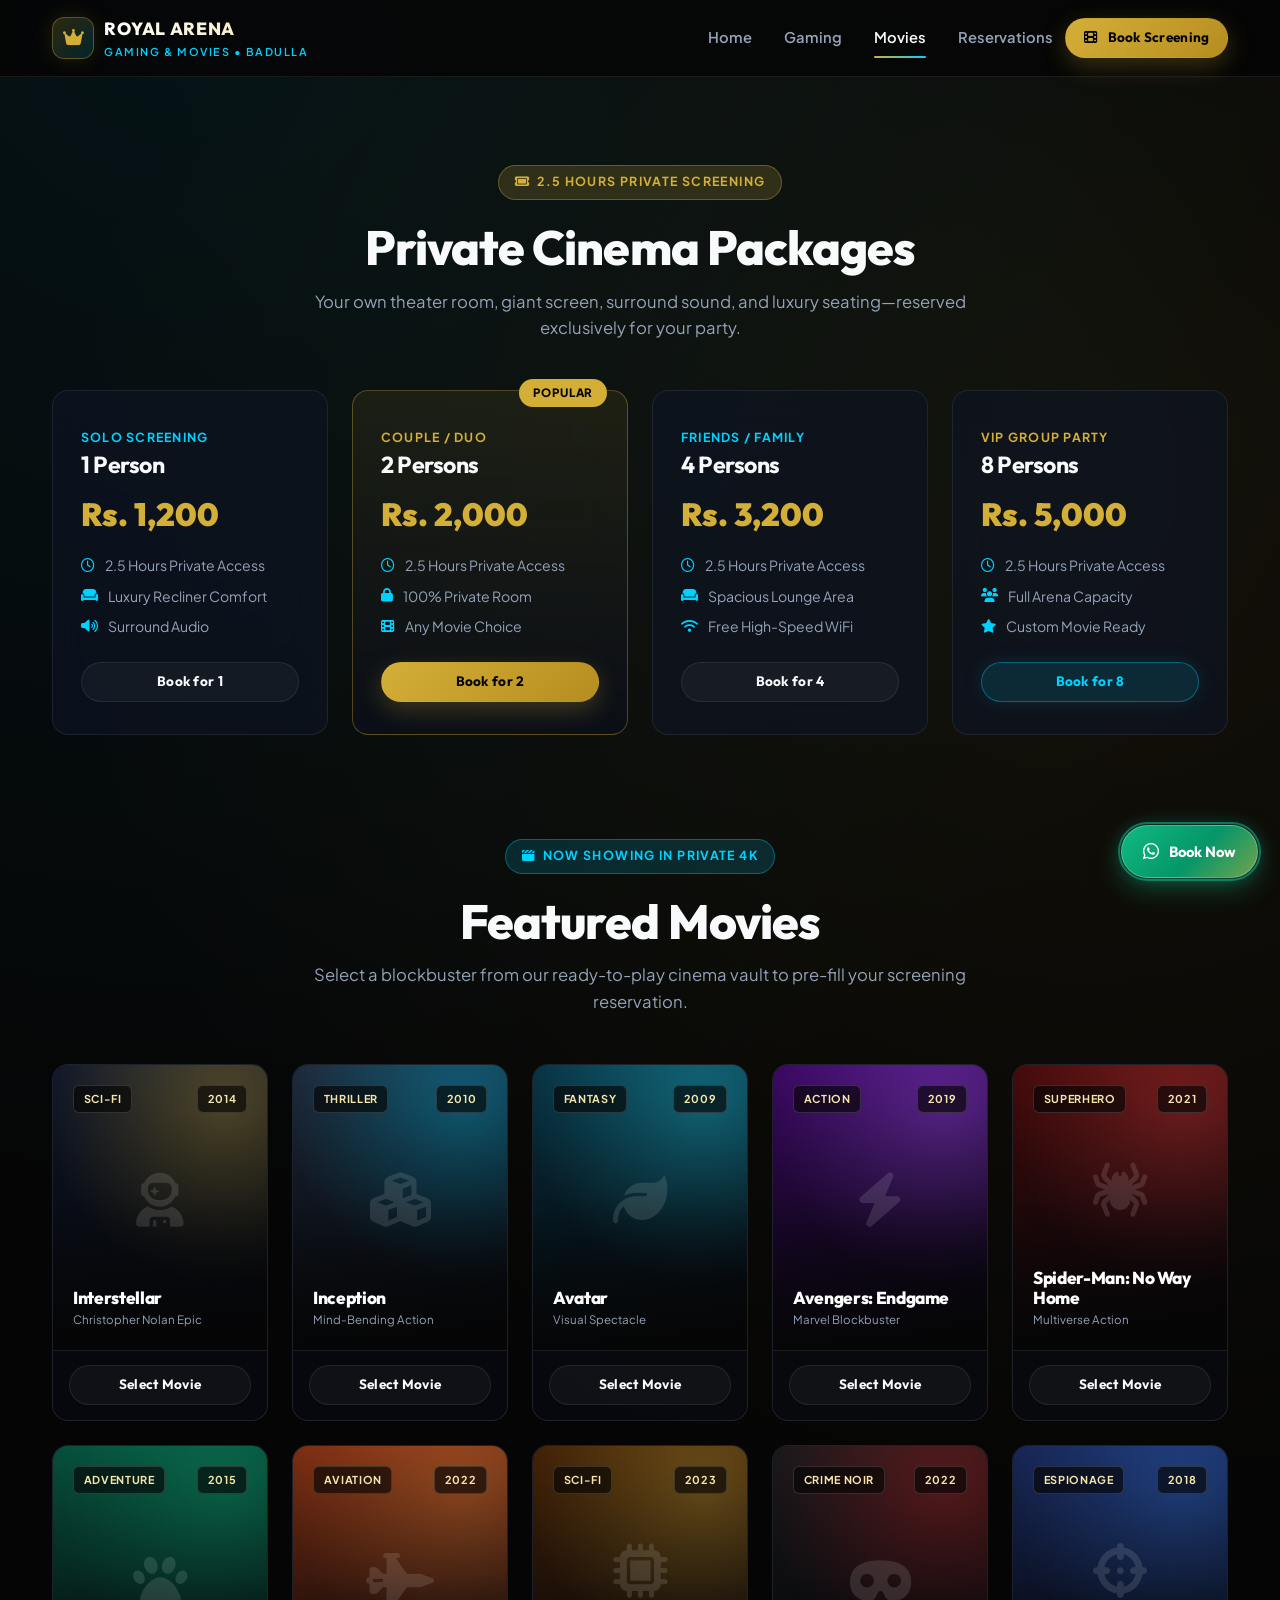
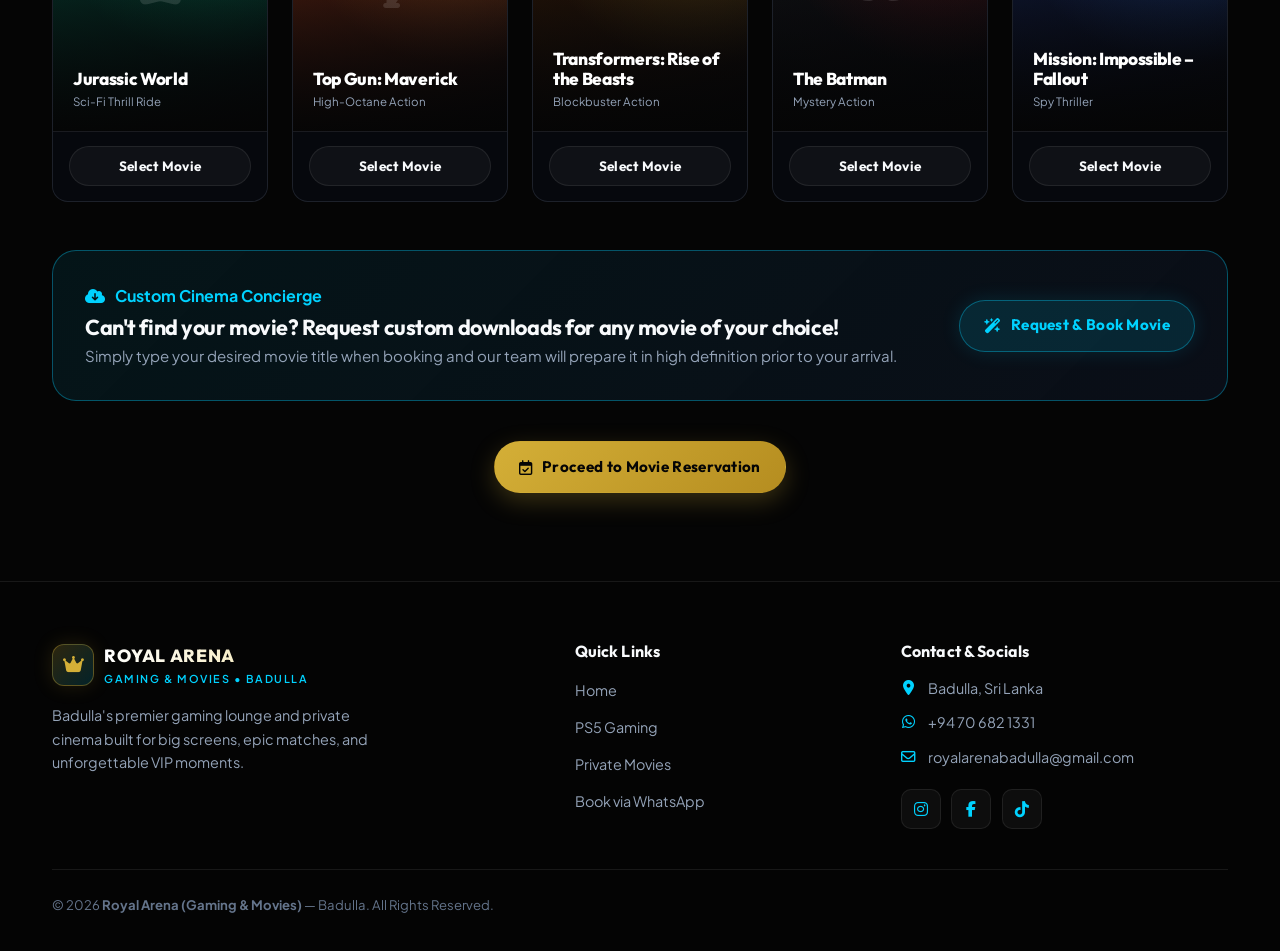
<file: movies.html>
<!DOCTYPE html>
<html lang="en">
<head>
  <meta charset="UTF-8" />
  <meta name="viewport" content="width=device-width, initial-scale=1.0" />
  <title>Private Cinema |  Royal Arena - Badulla</title>
  <link rel="icon" type="image/svg+xml" href="data:image/svg+xml,%3Csvg xmlns='http://www.w3.org/2000/svg' viewBox='0 0 64 64'%3E%3Crect x='2' y='2' width='60' height='60' rx='14' fill='%230B0F19' stroke='%23D4AF37' stroke-width='3'/%3E%3Cpath d='M15 41 L13 24 L24 33 L32 19 L40 33 L51 24 L49 41 Z' fill='%23D4AF37'/%3E%3Crect x='15' y='44' width='34' height='4' rx='2' fill='%23D4AF37'/%3E%3Ccircle cx='13' cy='21' r='2.6' fill='%23F3E5AB'/%3E%3Ccircle cx='32' cy='16' r='3' fill='%23F3E5AB'/%3E%3Ccircle cx='51' cy='21' r='2.6' fill='%23F3E5AB'/%3E%3C/svg%3E" />
  <meta name="description" content="Private 2.5-hour movie screening packages for 1, 2, 4, or 8 people with blockbuster cinema library in Badulla." />

  <link rel="preconnect" href="https://fonts.googleapis.com" />
  <link rel="preconnect" href="https://fonts.gstatic.com" crossorigin />
  <link href="https://fonts.googleapis.com/css2?family=Outfit:wght@500;600;700;800;900&family=Plus+Jakarta+Sans:wght@400;500;600;700&display=swap" rel="stylesheet" />
  <link rel="stylesheet" href="https://cdnjs.cloudflare.com/ajax/libs/font-awesome/6.5.1/css/all.min.css" />
  <link rel="stylesheet" href="assets/css/styles.css" />
</head>
<body>
  <div class="page-transition"></div>

  <!-- Header -->
  <header class="site-header">
    <div class="container nav-wrapper">
      <a href="index.html" class="brand-logo">
        <div class="brand-mark"><i class="fa-solid fa-crown"></i></div>
        <div class="brand-text">
          <span class="brand-title"> Royal Arena</span>
          <span class="brand-subtitle">Gaming &amp; Movies • Badulla</span>
        </div>
      </a>

      <nav class="nav-desktop" aria-label="Primary Navigation">
        <a href="index.html" class="nav-link">Home</a>
        <a href="gaming.html" class="nav-link">Gaming</a>
        <a href="movies.html" class="nav-link active">Movies</a>
        <a href="booking.html" class="nav-link">Reservations</a>
      </nav>

      <a href="booking.html?service=Movie%20Package" class="btn btn-gold btn-sm nav-cta">
        <i class="fa-solid fa-film"></i> Book Screening
      </a>

      <button id="mobileMenuToggle" class="mobile-toggle" aria-label="Toggle Menu" aria-expanded="false">
        <i class="fa-solid fa-bars"></i>
      </button>
    </div>
  </header>

  <div id="mobileDrawer" class="mobile-drawer">
    <a href="index.html" class="mobile-nav-link">Home <i class="fa-solid fa-chevron-right"></i></a>
    <a href="gaming.html" class="mobile-nav-link">PS5 Gaming <i class="fa-solid fa-chevron-right"></i></a>
    <a href="movies.html" class="mobile-nav-link active">Private Movies <i class="fa-solid fa-chevron-right"></i></a>
    <a href="booking.html" class="mobile-nav-link">Book Reservation <i class="fa-solid fa-chevron-right"></i></a>
    <a href="booking.html" class="btn btn-gold" style="margin-top: 0.75rem; width: 100%;">
      <i class="fa-regular fa-calendar-check"></i> Book Arena Now
    </a>
  </div>

  <main>
    <!-- Movie Package Pricing -->
    <section class="section">
      <div class="container">
        <div class="section-header">
          <div class="eyebrow">
            <i class="fa-solid fa-ticket"></i> 2.5 Hours Private Screening
          </div>
          <h1 class="section-title">Private Cinema Packages</h1>
          <p class="section-subtitle">
            Your own theater room, giant screen, surround sound, and luxury seating—reserved exclusively for your party.
          </p>
        </div>

        <div class="pricing-grid pricing-grid-4">
          <!-- 1 Person -->
          <div class="glass-panel pricing-card">
            <div>
              <span style="font-size: 0.78rem; text-transform: uppercase; letter-spacing: 0.1em; color: var(--neon-blue); font-weight: 700;">Solo Screening</span>
              <h2 style="font-size: 1.45rem; margin-top: 0.25rem;">1 Person</h2>
              <div class="movie-price-big">Rs. 1,200</div>
              <ul class="movie-meta-list">
                <li><i class="fa-regular fa-clock"></i> 2.5 Hours Private Access</li>
                <li><i class="fa-solid fa-couch"></i> Luxury Recliner Comfort</li>
                <li><i class="fa-solid fa-volume-high"></i> Surround Audio</li>
              </ul>
            </div>
            <a href="booking.html?service=Movie%20Package&people=1%20Person" class="btn btn-outline btn-sm" style="width: 100%;">Book for 1</a>
          </div>

          <!-- 2 Persons -->
          <div class="glass-panel pricing-card featured">
            <span class="pricing-badge">Popular</span>
            <div>
              <span style="font-size: 0.78rem; text-transform: uppercase; letter-spacing: 0.1em; color: var(--gold-primary); font-weight: 700;">Couple / Duo</span>
              <h2 style="font-size: 1.45rem; margin-top: 0.25rem;">2 Persons</h2>
              <div class="movie-price-big">Rs. 2,000</div>
              <ul class="movie-meta-list">
                <li><i class="fa-regular fa-clock"></i> 2.5 Hours Private Access</li>
                <li><i class="fa-solid fa-lock"></i> 100% Private Room</li>
                <li><i class="fa-solid fa-film"></i> Any Movie Choice</li>
              </ul>
            </div>
            <a href="booking.html?service=Movie%20Package&people=2%20Persons" class="btn btn-gold btn-sm" style="width: 100%;">Book for 2</a>
          </div>

          <!-- 4 Persons -->
          <div class="glass-panel pricing-card">
            <div>
              <span style="font-size: 0.78rem; text-transform: uppercase; letter-spacing: 0.1em; color: var(--neon-blue); font-weight: 700;">Friends / Family</span>
              <h2 style="font-size: 1.45rem; margin-top: 0.25rem;">4 Persons</h2>
              <div class="movie-price-big">Rs. 3,200</div>
              <ul class="movie-meta-list">
                <li><i class="fa-regular fa-clock"></i> 2.5 Hours Private Access</li>
                <li><i class="fa-solid fa-couch"></i> Spacious Lounge Area</li>
                <li><i class="fa-solid fa-wifi"></i> Free High-Speed WiFi</li>
              </ul>
            </div>
            <a href="booking.html?service=Movie%20Package&people=4%20Persons" class="btn btn-outline btn-sm" style="width: 100%;">Book for 4</a>
          </div>

          <!-- 8 Persons -->
          <div class="glass-panel pricing-card">
            <div>
              <span style="font-size: 0.78rem; text-transform: uppercase; letter-spacing: 0.1em; color: var(--gold-primary); font-weight: 700;">VIP Group Party</span>
              <h2 style="font-size: 1.45rem; margin-top: 0.25rem;">8 Persons</h2>
              <div class="movie-price-big">Rs. 5,000</div>
              <ul class="movie-meta-list">
                <li><i class="fa-regular fa-clock"></i> 2.5 Hours Private Access</li>
                <li><i class="fa-solid fa-users"></i> Full Arena Capacity</li>
                <li><i class="fa-solid fa-star"></i> Custom Movie Ready</li>
              </ul>
            </div>
            <a href="booking.html?service=Movie%20Package&people=8%20Persons" class="btn btn-neon btn-sm" style="width: 100%;">Book for 8</a>
          </div>
        </div>
      </div>
    </section>

    <!-- Featured Movies Grid -->
    <section class="section" style="padding-top: 1rem;">
      <div class="container">
        <div class="section-header">
          <div class="eyebrow eyebrow-blue">
            <i class="fa-solid fa-clapperboard"></i> Now Showing in Private 4K
          </div>
          <h2 class="section-title">Featured Movies</h2>
          <p class="section-subtitle">
            Select a blockbuster from our ready-to-play cinema vault to pre-fill your screening reservation.
          </p>
        </div>

        <div class="media-grid">
          <!-- 1 -->
          <article class="media-card">
            <div class="poster-art" style="--poster-c1: #0f172a; --poster-glow: rgba(212, 175, 55, 0.35);">
              <div class="poster-top">
                <span class="poster-tag">Sci-Fi</span>
                <span class="poster-tag">2014</span>
              </div>
              <i class="fa-solid fa-user-astronaut poster-emblem"></i>
              <div class="poster-bottom">
                <h3 class="poster-title">Interstellar</h3>
                <p class="poster-sub">Christopher Nolan Epic</p>
              </div>
            </div>
            <div class="media-card-footer">
              <a href="booking.html?service=Movie%20Package&title=Interstellar%20(2014)" class="btn btn-outline btn-sm" style="width: 100%;">Select Movie</a>
            </div>
          </article>

          <!-- 2 -->
          <article class="media-card">
            <div class="poster-art" style="--poster-c1: #1e293b; --poster-glow: rgba(0, 210, 255, 0.35);">
              <div class="poster-top">
                <span class="poster-tag">Thriller</span>
                <span class="poster-tag">2010</span>
              </div>
              <i class="fa-solid fa-cubes poster-emblem"></i>
              <div class="poster-bottom">
                <h3 class="poster-title">Inception</h3>
                <p class="poster-sub">Mind-Bending Action</p>
              </div>
            </div>
            <div class="media-card-footer">
              <a href="booking.html?service=Movie%20Package&title=Inception%20(2010)" class="btn btn-outline btn-sm" style="width: 100%;">Select Movie</a>
            </div>
          </article>

          <!-- 3 -->
          <article class="media-card">
            <div class="poster-art" style="--poster-c1: #083344; --poster-glow: rgba(34, 211, 238, 0.38);">
              <div class="poster-top">
                <span class="poster-tag">Fantasy</span>
                <span class="poster-tag">2009</span>
              </div>
              <i class="fa-solid fa-leaf poster-emblem"></i>
              <div class="poster-bottom">
                <h3 class="poster-title">Avatar</h3>
                <p class="poster-sub">Visual Spectacle</p>
              </div>
            </div>
            <div class="media-card-footer">
              <a href="booking.html?service=Movie%20Package&title=Avatar%20(2009)" class="btn btn-outline btn-sm" style="width: 100%;">Select Movie</a>
            </div>
          </article>

          <!-- 4 -->
          <article class="media-card">
            <div class="poster-art" style="--poster-c1: #3b0764; --poster-glow: rgba(168, 85, 247, 0.38);">
              <div class="poster-top">
                <span class="poster-tag">Action</span>
                <span class="poster-tag">2019</span>
              </div>
              <i class="fa-solid fa-bolt poster-emblem"></i>
              <div class="poster-bottom">
                <h3 class="poster-title">Avengers: Endgame</h3>
                <p class="poster-sub">Marvel Blockbuster</p>
              </div>
            </div>
            <div class="media-card-footer">
              <a href="booking.html?service=Movie%20Package&title=Avengers%3A%20Endgame%20(2019)" class="btn btn-outline btn-sm" style="width: 100%;">Select Movie</a>
            </div>
          </article>

          <!-- 5 -->
          <article class="media-card">
            <div class="poster-art" style="--poster-c1: #450a0a; --poster-glow: rgba(239, 68, 68, 0.35);">
              <div class="poster-top">
                <span class="poster-tag">Superhero</span>
                <span class="poster-tag">2021</span>
              </div>
              <i class="fa-solid fa-spider poster-emblem"></i>
              <div class="poster-bottom">
                <h3 class="poster-title">Spider-Man: No Way Home</h3>
                <p class="poster-sub">Multiverse Action</p>
              </div>
            </div>
            <div class="media-card-footer">
              <a href="booking.html?service=Movie%20Package&title=Spider-Man%3A%20No%20Way%20Home%20(2021)" class="btn btn-outline btn-sm" style="width: 100%;">Select Movie</a>
            </div>
          </article>

          <!-- 6 -->
          <article class="media-card">
            <div class="poster-art" style="--poster-c1: #064e3b; --poster-glow: rgba(16, 185, 129, 0.35);">
              <div class="poster-top">
                <span class="poster-tag">Adventure</span>
                <span class="poster-tag">2015</span>
              </div>
              <i class="fa-solid fa-paw poster-emblem"></i>
              <div class="poster-bottom">
                <h3 class="poster-title">Jurassic World</h3>
                <p class="poster-sub">Sci-Fi Thrill Ride</p>
              </div>
            </div>
            <div class="media-card-footer">
              <a href="booking.html?service=Movie%20Package&title=Jurassic%20World%20(2015)" class="btn btn-outline btn-sm" style="width: 100%;">Select Movie</a>
            </div>
          </article>

          <!-- 7 -->
          <article class="media-card">
            <div class="poster-art" style="--poster-c1: #7c2d12; --poster-glow: rgba(251, 146, 60, 0.35);">
              <div class="poster-top">
                <span class="poster-tag">Aviation</span>
                <span class="poster-tag">2022</span>
              </div>
              <i class="fa-solid fa-jet-fighter poster-emblem"></i>
              <div class="poster-bottom">
                <h3 class="poster-title">Top Gun: Maverick</h3>
                <p class="poster-sub">High-Octane Action</p>
              </div>
            </div>
            <div class="media-card-footer">
              <a href="booking.html?service=Movie%20Package&title=Top%20Gun%3A%20Maverick%20(2022)" class="btn btn-outline btn-sm" style="width: 100%;">Select Movie</a>
            </div>
          </article>

          <!-- 8 -->
          <article class="media-card">
            <div class="poster-art" style="--poster-c1: #422006; --poster-glow: rgba(212, 175, 55, 0.35);">
              <div class="poster-top">
                <span class="poster-tag">Sci-Fi</span>
                <span class="poster-tag">2023</span>
              </div>
              <i class="fa-solid fa-microchip poster-emblem"></i>
              <div class="poster-bottom">
                <h3 class="poster-title">Transformers: Rise of the Beasts</h3>
                <p class="poster-sub">Blockbuster Action</p>
              </div>
            </div>
            <div class="media-card-footer">
              <a href="booking.html?service=Movie%20Package&title=Transformers%3A%20Rise%20of%20the%20Beasts%20(2023)" class="btn btn-outline btn-sm" style="width: 100%;">Select Movie</a>
            </div>
          </article>

          <!-- 9 -->
          <article class="media-card">
            <div class="poster-art" style="--poster-c1: #18181b; --poster-glow: rgba(220, 38, 38, 0.35);">
              <div class="poster-top">
                <span class="poster-tag">Crime Noir</span>
                <span class="poster-tag">2022</span>
              </div>
              <i class="fa-solid fa-mask poster-emblem"></i>
              <div class="poster-bottom">
                <h3 class="poster-title">The Batman</h3>
                <p class="poster-sub">Mystery Action</p>
              </div>
            </div>
            <div class="media-card-footer">
              <a href="booking.html?service=Movie%20Package&title=The%20Batman%20(2022)" class="btn btn-outline btn-sm" style="width: 100%;">Select Movie</a>
            </div>
          </article>

          <!-- 10 -->
          <article class="media-card">
            <div class="poster-art" style="--poster-c1: #172554; --poster-glow: rgba(59, 130, 246, 0.35);">
              <div class="poster-top">
                <span class="poster-tag">Espionage</span>
                <span class="poster-tag">2018</span>
              </div>
              <i class="fa-solid fa-crosshairs poster-emblem"></i>
              <div class="poster-bottom">
                <h3 class="poster-title">Mission: Impossible – Fallout</h3>
                <p class="poster-sub">Spy Thriller</p>
              </div>
            </div>
            <div class="media-card-footer">
              <a href="booking.html?service=Movie%20Package&title=Mission%3A%20Impossible%20%E2%80%93%20Fallout%20(2018)" class="btn btn-outline btn-sm" style="width: 100%;">Select Movie</a>
            </div>
          </article>
        </div>

        <!-- Custom Movie Request Notice -->
        <div class="notice-box">
          <div>
            <div style="display: flex; align-items: center; gap: 0.65rem; color: var(--neon-blue); font-weight: 700; margin-bottom: 0.4rem;">
              <i class="fa-solid fa-cloud-arrow-down"></i> Custom Cinema Concierge
            </div>
            <h3 style="font-size: 1.35rem; margin-bottom: 0.3rem;">Can't find your movie? Request custom downloads for any movie of your choice!</h3>
            <p style="color: var(--text-secondary); font-size: 0.94rem;">
              Simply type your desired movie title when booking and our team will prepare it in high definition prior to your arrival.
            </p>
          </div>
          <a href="booking.html?service=Movie%20Package&title=Custom%20Movie%20Request%3A%20" class="btn btn-neon" style="flex-shrink: 0;">
            <i class="fa-solid fa-wand-magic-sparkles"></i> Request &amp; Book Movie
          </a>
        </div>

        <div style="text-align: center; margin-top: 2.5rem;">
          <a href="booking.html?service=Movie%20Package" class="btn btn-gold">
            <i class="fa-regular fa-calendar-check"></i> Proceed to Movie Reservation
          </a>
        </div>
      </div>
    </section>
  </main>

 <!-- Luxury 3-Column Corporate Footer -->
  <footer class="site-footer">
    <div class="container">
      <div class="footer-grid">
        <!-- Column 1: Brand & Bio -->
        <div class="footer-brand">
          <a href="index.html" class="brand-logo">
            <div class="brand-mark"><i class="fa-solid fa-crown"></i></div>
            <div class="brand-text">
              <span class="brand-title">Royal Arena</span>
              <span class="brand-subtitle">Gaming &amp; Movies • Badulla</span>
            </div>
          </a>
          <p class="footer-bio">
            Badulla's premier gaming lounge and private cinema built for big screens, epic matches, and unforgettable VIP moments.
          </p>
        </div>

        <!-- Column 2: Quick Links -->
        <div class="footer-col">
          <h3 class="footer-heading">Quick Links</h3>
          <ul class="footer-nav">
            <li><a href="index.html">Home</a></li>
            <li><a href="gaming.html">PS5 Gaming</a></li>
            <li><a href="movies.html">Private Movies</a></li>
            <li><a href="booking.html">Book via WhatsApp</a></li>
          </ul>
        </div>

        <!-- Column 3: Contact & Socials -->
        <div class="footer-col">
          <h3 class="footer-heading">Contact &amp; Socials</h3>
          <ul class="footer-contact">
            <li>
              <i class="fa-solid fa-location-dot"></i>
              <span>Badulla, Sri Lanka</span>
            </li>
            <li>
              <i class="fa-brands fa-whatsapp"></i>
              <a href="https://wa.me/94706821331" target="_blank" rel="noopener noreferrer">+94 70 682 1331</a>
            </li>
            <li>
              <i class="fa-regular fa-envelope"></i>
              <a href="mailto:royalarenabadulla@gmail.com">royalarenabadulla@gmail.com</a>
            </li>
          </ul>

          <div class="footer-socials">
            <a href="https://www.instagram.com/royalarenabadulla/" class="social-btn" aria-label="Instagram" target="_blank" rel="noopener noreferrer">
              <i class="fa-brands fa-instagram"></i>
            </a>
            <a href="https://web.facebook.com/p/Royal-Arena-Badulla-61594236964384/?_rdc=1&_rdr#" class="social-btn" aria-label="Facebook" target="_blank" rel="noopener noreferrer">
              <i class="fa-brands fa-facebook-f"></i>
            </a>
            <a href="https://www.tiktok.com/@royal.arena.badul?is_from_webapp=1&sender_device=pc" class="social-btn" aria-label="TikTok" target="_blank" rel="noopener noreferrer">
              <i class="fa-brands fa-tiktok"></i>
            </a>
          </div>
        </div>
      </div>

      <!-- Bottom Copyright Divider -->
      <div class="footer-bottom">
        <p>&copy; 2026 <strong>Royal Arena (Gaming &amp; Movies)</strong> — Badulla. All Rights Reserved.</p>
      </div>
    </div>
  </footer>

  <a href="booking.html?service=Movie%20Package" class="floating-action" aria-label="Book Now via WhatsApp">
    <i class="fa-brands fa-whatsapp"></i>
    <span>Book Now</span>
  </a>

  <script src="assets/js/main.js"></script>
</body>
</html>
</file>
<file: assets/css/styles.css>
/* ==========================================================================
   ROYAL ARENA - LUXURY DESIGN SYSTEM (MOBILE-FIRST HARDENED)
   Palette: Deep Obsidian (#050505), Midnight Navy (#0B0F19),
            Luxury Gold (#D4AF37), Electric Neon Blue (#00D2FF)
   ========================================================================== */

:root {
  --bg-primary: #050505;
  --bg-secondary: #0b0f19;
  --bg-card: rgba(15, 21, 36, 0.65);
  --bg-card-hover: rgba(20, 28, 48, 0.85);

  --gold-primary: #d4af37;
  --gold-light: #f3e5ab;
  --gold-dim: rgba(212, 175, 55, 0.18);

  --neon-blue: #00d2ff;
  --neon-blue-deep: #2563eb;
  --neon-blue-dim: rgba(0, 210, 255, 0.15);

  --text-primary: #f8fafc;
  --text-secondary: #94a3b8;
  --text-muted: #64748b;

  --border-glass: rgba(255, 255, 255, 0.08);
  --border-gold: rgba(212, 175, 55, 0.35);
  --border-neon: rgba(0, 210, 255, 0.35);

  --radius-sm: 10px;
  --radius-md: 16px;
  --radius-lg: 24px;
  --radius-pill: 9999px;

  --transition-fast: 0.25s cubic-bezier(0.4, 0, 0.2, 1);
  --transition-smooth: 0.45s cubic-bezier(0.16, 1, 0.3, 1);
}

/* Reset & Base */
*,
*::before,
*::after {
  box-sizing: border-box;
  margin: 0;
  padding: 0;
}

html {
  scroll-behavior: smooth;
  font-size: 16px;
  background-color: var(--bg-primary);
  color: var(--text-primary);
  overflow-x: hidden;
}

body {
  font-family: 'Plus Jakarta Sans', -apple-system, BlinkMacSystemFont, sans-serif;
  background: radial-gradient(circle at 15% 0%, rgba(0, 210, 255, 0.07) 0%, transparent 45%),
              radial-gradient(circle at 85% 20%, rgba(212, 175, 55, 0.07) 0%, transparent 45%),
              var(--bg-primary);
  color: var(--text-primary);
  line-height: 1.6;
  overflow-x: hidden;
  min-height: 100vh;
  min-height: 100dvh;
  display: flex;
  flex-direction: column;
  -webkit-font-smoothing: antialiased;
}

/* Smooth Page Transition Overlay */
.page-transition {
  position: fixed;
  inset: 0;
  background: var(--bg-primary);
  z-index: 9999;
  pointer-events: none;
  opacity: 0;
  transition: opacity 0.3s ease;
}

body.page-leaving .page-transition {
  opacity: 1;
}

h1, h2, h3, h4, .brand-font {
  font-family: 'Outfit', sans-serif;
  letter-spacing: -0.02em;
  line-height: 1.15;
}

a {
  color: inherit;
  text-decoration: none;
}

ul {
  list-style: none;
}

/* Container */
.container {
  width: 100%;
  max-width: 1240px;
  margin: 0 auto;
  padding: 0 1.15rem;
}

@media (min-width: 768px) {
  .container {
    padding: 0 2rem;
  }
}

/* Glassmorphism Utility */
.glass-panel {
  background: var(--bg-card);
  backdrop-filter: blur(18px);
  -webkit-backdrop-filter: blur(18px);
  border: 1px solid var(--border-glass);
  border-radius: var(--radius-md);
}

/* ==========================================================================
   HEADER & NAVIGATION (Mobile-First Fixed)
   ========================================================================== */
.site-header {
  position: sticky;
  top: 0;
  z-index: 100;
  background: rgba(5, 5, 5, 0.85);
  backdrop-filter: blur(20px);
  -webkit-backdrop-filter: blur(20px);
  border-bottom: 1px solid var(--border-glass);
}

.nav-wrapper {
  display: flex;
  align-items: center;
  justify-content: space-between;
  gap: 0.75rem;
  height: 68px;
}

@media (min-width: 900px) {
  .nav-wrapper {
    height: 76px;
  }
}

.brand-logo {
  display: flex;
  align-items: center;
  gap: 0.65rem;
  min-width: 0;
  flex: 1;
}

.brand-mark {
  width: 38px;
  height: 38px;
  flex-shrink: 0;
  border-radius: 10px;
  background: linear-gradient(135deg, rgba(212, 175, 55, 0.2), rgba(0, 210, 255, 0.15));
  border: 1px solid var(--border-gold);
  display: flex;
  align-items: center;
  justify-content: center;
  color: var(--gold-primary);
  font-size: 1rem;
  box-shadow: 0 0 20px rgba(212, 175, 55, 0.15);
}

@media (min-width: 768px) {
  .brand-mark {
    width: 42px;
    height: 42px;
    border-radius: 12px;
    font-size: 1.15rem;
  }
}

.brand-text {
  display: flex;
  flex-direction: column;
  min-width: 0;
}

.brand-title {
  font-family: 'Outfit', sans-serif;
  font-weight: 800;
  font-size: 0.98rem;
  letter-spacing: 0.03em;
  text-transform: uppercase;
  white-space: nowrap;
  overflow: hidden;
  text-overflow: ellipsis;
  background: linear-gradient(90deg, #ffffff 0%, var(--gold-light) 100%);
  -webkit-background-clip: text;
  -webkit-text-fill-color: transparent;
}

.brand-subtitle {
  font-size: 0.62rem;
  letter-spacing: 0.1em;
  text-transform: uppercase;
  color: var(--neon-blue);
  font-weight: 600;
  white-space: nowrap;
  overflow: hidden;
  text-overflow: ellipsis;
}

@media (min-width: 480px) {
  .brand-title {
    font-size: 1.1rem;
    letter-spacing: 0.04em;
  }
  .brand-subtitle {
    font-size: 0.68rem;
    letter-spacing: 0.14em;
  }
}

.nav-desktop {
  display: none;
  align-items: center;
  gap: 2rem;
}

.nav-link {
  font-size: 0.92rem;
  font-weight: 600;
  color: var(--text-secondary);
  transition: color var(--transition-fast);
  position: relative;
  padding: 0.5rem 0;
}

.nav-link:hover,
.nav-link.active {
  color: var(--text-primary);
}

.nav-link.active::after {
  content: "";
  position: absolute;
  bottom: 0;
  left: 0;
  width: 100%;
  height: 2px;
  background: linear-gradient(90deg, var(--gold-primary), var(--neon-blue));
  border-radius: 2px;
}

/* Higher specificity so .btn does not override display: none on mobile */
.site-header .nav-cta {
  display: none;
}

.mobile-toggle {
  width: 42px;
  height: 42px;
  flex-shrink: 0;
  border-radius: 10px;
  border: 1px solid var(--border-glass);
  background: rgba(255, 255, 255, 0.05);
  color: var(--text-primary);
  font-size: 1.15rem;
  display: flex;
  align-items: center;
  justify-content: center;
  cursor: pointer;
  touch-action: manipulation;
  transition: var(--transition-fast);
}

.mobile-toggle:hover {
  border-color: var(--gold-primary);
  color: var(--gold-primary);
}

/* Mobile Drawer */
.mobile-drawer {
  position: fixed;
  inset: 68px 0 0 0;
  background: rgba(5, 5, 5, 0.97);
  backdrop-filter: blur(24px);
  -webkit-backdrop-filter: blur(24px);
  z-index: 99;
  padding: 1.5rem 1.25rem;
  display: flex;
  flex-direction: column;
  gap: 0.85rem;
  transform: translateX(100%);
  transition: transform var(--transition-smooth);
  overflow-y: auto;
}

.mobile-drawer.open {
  transform: translateX(0);
}

.mobile-nav-link {
  display: flex;
  align-items: center;
  justify-content: space-between;
  padding: 1rem 1.15rem;
  border-radius: var(--radius-sm);
  background: rgba(255, 255, 255, 0.03);
  border: 1px solid var(--border-glass);
  font-family: 'Outfit', sans-serif;
  font-size: 1.05rem;
  font-weight: 600;
  color: var(--text-secondary);
}

.mobile-nav-link.active {
  border-color: var(--border-gold);
  color: var(--gold-primary);
  background: var(--gold-dim);
}

@media (min-width: 900px) {
  .mobile-toggle,
  .mobile-drawer {
    display: none;
  }

  .nav-desktop {
    display: flex;
  }

  .site-header .nav-cta {
    display: inline-flex;
  }
}

/* ==========================================================================
   BUTTONS & INTERACTIVE CONTROLS
   ========================================================================== */
.btn {
  display: inline-flex;
  align-items: center;
  justify-content: center;
  gap: 0.6rem;
  min-height: 48px;
  padding: 0.8rem 1.5rem;
  border-radius: var(--radius-pill);
  font-family: 'Outfit', sans-serif;
  font-weight: 700;
  font-size: 0.95rem;
  letter-spacing: 0.02em;
  cursor: pointer;
  touch-action: manipulation;
  transition: all var(--transition-fast);
  border: 1px solid transparent;
  text-align: center;
  white-space: nowrap;
}

.btn-gold {
  background: linear-gradient(135deg, var(--gold-primary) 0%, #b58d20 100%);
  color: #050505;
  box-shadow: 0 8px 24px rgba(212, 175, 55, 0.25);
}

.btn-gold:hover {
  transform: translateY(-2px);
  box-shadow: 0 12px 32px rgba(212, 175, 55, 0.4);
  filter: brightness(1.08);
}

.btn-neon {
  background: rgba(0, 210, 255, 0.12);
  border: 1px solid var(--border-neon);
  color: var(--neon-blue);
  box-shadow: 0 0 20px rgba(0, 210, 255, 0.12);
}

.btn-neon:hover {
  background: var(--neon-blue);
  color: #050505;
  transform: translateY(-2px);
  box-shadow: 0 8px 28px rgba(0, 210, 255, 0.35);
}

.btn-outline {
  background: rgba(255, 255, 255, 0.04);
  border: 1px solid var(--border-glass);
  color: var(--text-primary);
}

.btn-outline:hover {
  border-color: var(--gold-primary);
  color: var(--gold-primary);
  background: rgba(212, 175, 55, 0.08);
}

.btn-sm {
  min-height: 40px;
  padding: 0.5rem 1.1rem;
  font-size: 0.85rem;
}

/* ==========================================================================
   HERO & SECTION HEADINGS
   ========================================================================== */
.section {
  padding: 3rem 0;
}

@media (min-width: 768px) {
  .section {
    padding: 5.5rem 0;
  }
}

.section-header {
  text-align: center;
  max-width: 720px;
  margin: 0 auto 2.25rem;
}

@media (min-width: 768px) {
  .section-header {
    margin-bottom: 3rem;
  }
}

.eyebrow {
  display: inline-flex;
  align-items: center;
  justify-content: center;
  gap: 0.45rem;
  padding: 0.38rem 0.85rem;
  border-radius: var(--radius-pill);
  font-size: 0.68rem;
  font-weight: 700;
  letter-spacing: 0.07em;
  text-transform: uppercase;
  color: var(--gold-primary);
  background: var(--gold-dim);
  border: 1px solid var(--border-gold);
  margin-bottom: 1rem;
  max-width: 100%;
  text-align: center;
}

@media (min-width: 480px) {
  .eyebrow {
    font-size: 0.78rem;
    padding: 0.4rem 1rem;
    letter-spacing: 0.11em;
    margin-bottom: 1.25rem;
  }
}

.eyebrow-blue {
  color: var(--neon-blue);
  background: var(--neon-blue-dim);
  border-color: var(--border-neon);
}

.section-title {
  font-size: clamp(1.75rem, 4.5vw, 3rem);
  font-weight: 800;
  margin-bottom: 0.85rem;
}

.section-subtitle {
  color: var(--text-secondary);
  font-size: 0.96rem;
}

@media (min-width: 768px) {
  .section-subtitle {
    font-size: 1.04rem;
  }
}

/* Hero Specific */
.hero {
  position: relative;
  padding: 1.25rem 0 2.75rem;
  overflow: hidden;
}

@media (min-width: 768px) {
  .hero {
    padding: 3.5rem 0 5rem;
  }
}

.hero-bg-grid {
  position: absolute;
  inset: 0;
  background-image:
    linear-gradient(to right, rgba(255, 255, 255, 0.025) 1px, transparent 1px),
    linear-gradient(to bottom, rgba(255, 255, 255, 0.025) 1px, transparent 1px);
  background-size: 48px 48px;
  mask-image: radial-gradient(circle at center, black 30%, transparent 80%);
  -webkit-mask-image: radial-gradient(circle at center, black 30%, transparent 80%);
  pointer-events: none;
}

.hero-content {
  position: relative;
  z-index: 2;
  text-align: center;
  max-width: 920px;
  margin: 0 auto;
}

.hero-title {
  font-size: clamp(2.1rem, 8vw, 4.75rem);
  font-weight: 900;
  letter-spacing: -0.03em;
  text-transform: uppercase;
  margin-bottom: 0.75rem;
  background: linear-gradient(180deg, #ffffff 30%, #cbd5e1 100%);
  -webkit-background-clip: text;
  -webkit-text-fill-color: transparent;
}

.hero-title span {
  display: block;
  background: linear-gradient(90deg, var(--gold-primary) 0%, var(--gold-light) 50%, var(--neon-blue) 100%);
  -webkit-background-clip: text;
  -webkit-text-fill-color: transparent;
}

.hero-tagline {
  font-family: 'Outfit', sans-serif;
  font-size: clamp(1rem, 3vw, 1.55rem);
  font-weight: 600;
  color: var(--neon-blue);
  letter-spacing: 0.06em;
  text-transform: uppercase;
  margin-bottom: 1rem;
}

.hero-description {
  color: var(--text-secondary);
  font-size: 0.95rem;
  max-width: 650px;
  margin: 0 auto 2rem;
}

@media (min-width: 768px) {
  .hero-description {
    font-size: 1.05rem;
    margin-bottom: 2.75rem;
  }
}

/* Gateway Cards on Home */
.gateway-grid {
  display: grid;
  grid-template-columns: 1fr;
  gap: 1.15rem;
  max-width: 920px;
  margin: 0 auto;
}

@media (min-width: 768px) {
  .gateway-grid {
    grid-template-columns: repeat(2, 1fr);
    gap: 2rem;
  }
}

.gateway-card {
  position: relative;
  padding: 1.65rem 1.4rem;
  border-radius: var(--radius-lg);
  background: linear-gradient(160deg, rgba(15, 22, 38, 0.85) 0%, rgba(5, 5, 5, 0.92) 100%);
  backdrop-filter: blur(20px);
  border: 1px solid var(--border-glass);
  text-align: left;
  transition: all var(--transition-smooth);
  overflow: hidden;
  display: flex;
  flex-direction: column;
  justify-content: space-between;
  min-height: 215px;
}

@media (min-width: 768px) {
  .gateway-card {
    padding: 2.25rem 1.75rem;
    min-height: 260px;
  }
}

.gateway-card::before {
  content: "";
  position: absolute;
  inset: 0;
  opacity: 0;
  transition: opacity var(--transition-smooth);
  pointer-events: none;
}

.gateway-card.gaming::before {
  background: radial-gradient(circle at top right, rgba(0, 210, 255, 0.18), transparent 65%);
}

.gateway-card.movies::before {
  background: radial-gradient(circle at top right, rgba(212, 175, 55, 0.18), transparent 65%);
}

.gateway-card:hover {
  transform: translateY(-6px);
}

.gateway-card.gaming:hover {
  border-color: var(--border-neon);
  box-shadow: 0 20px 45px rgba(0, 210, 255, 0.12);
}

.gateway-card.movies:hover {
  border-color: var(--border-gold);
  box-shadow: 0 20px 45px rgba(212, 175, 55, 0.12);
}

.gateway-card:hover::before {
  opacity: 1;
}

.gateway-icon {
  width: 50px;
  height: 50px;
  border-radius: 14px;
  display: flex;
  align-items: center;
  justify-content: center;
  font-size: 1.35rem;
  margin-bottom: 1.1rem;
}

@media (min-width: 768px) {
  .gateway-icon {
    width: 58px;
    height: 58px;
    border-radius: 16px;
    font-size: 1.5rem;
    margin-bottom: 1.5rem;
  }
}

.gateway-card.gaming .gateway-icon {
  background: var(--neon-blue-dim);
  color: var(--neon-blue);
  border: 1px solid var(--border-neon);
}

.gateway-card.movies .gateway-icon {
  background: var(--gold-dim);
  color: var(--gold-primary);
  border: 1px solid var(--border-gold);
}

.gateway-card h3 {
  font-size: 1.4rem;
  margin-bottom: 0.5rem;
}

@media (min-width: 768px) {
  .gateway-card h3 {
    font-size: 1.6rem;
    margin-bottom: 0.65rem;
  }
}

.gateway-card p {
  color: var(--text-secondary);
  font-size: 0.9rem;
  margin-bottom: 1.35rem;
}

@media (min-width: 768px) {
  .gateway-card p {
    font-size: 0.95rem;
    margin-bottom: 1.75rem;
  }
}

.gateway-action {
  display: inline-flex;
  align-items: center;
  gap: 0.6rem;
  font-family: 'Outfit', sans-serif;
  font-weight: 700;
  font-size: 0.95rem;
}

.gateway-card.gaming .gateway-action {
  color: var(--neon-blue);
}

.gateway-card.movies .gateway-action {
  color: var(--gold-primary);
}

.gateway-card:hover .gateway-action i {
  transform: translateX(5px);
}

.gateway-action i {
  transition: transform var(--transition-fast);
}

/* ==========================================================================
   BIRTHDAY VIP BANNER
   ========================================================================== */
.vip-banner {
  position: relative;
  border-radius: var(--radius-lg);
  background: linear-gradient(135deg, rgba(212, 175, 55, 0.14) 0%, rgba(11, 15, 25, 0.95) 55%, rgba(0, 210, 255, 0.1) 100%);
  border: 1px solid var(--border-gold);
  padding: 1.75rem 1.25rem;
  overflow: hidden;
  display: grid;
  grid-template-columns: 1fr;
  gap: 1.5rem;
  align-items: center;
}

@media (min-width: 900px) {
  .vip-banner {
    grid-template-columns: 1.4fr 1fr;
    padding: 3.5rem;
    gap: 2rem;
  }
}

.vip-price-box {
  background: rgba(5, 5, 5, 0.72);
  backdrop-filter: blur(16px);
  border: 1px solid var(--border-gold);
  border-radius: var(--radius-md);
  padding: 1.5rem;
  text-align: center;
}

@media (min-width: 768px) {
  .vip-price-box {
    padding: 2rem;
  }
}

.vip-price-label {
  font-size: 0.78rem;
  text-transform: uppercase;
  letter-spacing: 0.14em;
  color: var(--text-secondary);
  margin-bottom: 0.4rem;
}

.vip-price-amount {
  font-family: 'Outfit', sans-serif;
  font-size: clamp(2.1rem, 4vw, 3.1rem);
  font-weight: 900;
  color: var(--gold-primary);
  margin-bottom: 0.4rem;
}

.vip-perks {
  display: grid;
  grid-template-columns: 1fr;
  gap: 0.7rem;
  margin: 1.25rem 0 1.75rem;
}

@media (min-width: 480px) {
  .vip-perks {
    grid-template-columns: repeat(2, 1fr);
    gap: 0.85rem;
  }
}

.vip-perk-item {
  display: flex;
  align-items: center;
  gap: 0.7rem;
  font-size: 0.9rem;
  color: var(--text-primary);
  background: rgba(255, 255, 255, 0.04);
  padding: 0.7rem 0.9rem;
  border-radius: var(--radius-sm);
  border: 1px solid var(--border-glass);
}

.vip-perk-item i {
  color: var(--gold-primary);
}

/* ==========================================================================
   FACILITY HIGHLIGHTS & GRIDS
   ========================================================================== */
.features-grid {
  display: grid;
  grid-template-columns: 1fr;
  gap: 1rem;
}

@media (min-width: 640px) {
  .features-grid {
    grid-template-columns: repeat(2, 1fr);
    gap: 1.25rem;
  }
}

@media (min-width: 1024px) {
  .features-grid {
    grid-template-columns: repeat(4, 1fr);
  }
}

.feature-card {
  padding: 1.5rem;
  transition: transform var(--transition-fast), border-color var(--transition-fast);
}

.feature-card:hover {
  transform: translateY(-4px);
  border-color: var(--border-neon);
}

.feature-icon {
  width: 46px;
  height: 46px;
  border-radius: 12px;
  background: rgba(255, 255, 255, 0.05);
  border: 1px solid var(--border-glass);
  display: flex;
  align-items: center;
  justify-content: center;
  font-size: 1.2rem;
  color: var(--gold-primary);
  margin-bottom: 1rem;
}

.feature-card h3 {
  font-size: 1.12rem;
  margin-bottom: 0.4rem;
}

.feature-card p {
  font-size: 0.88rem;
  color: var(--text-secondary);
}

/* ==========================================================================
   PRICING TABLES (Gaming & Movies)
   ========================================================================== */
.pricing-grid {
  display: grid;
  grid-template-columns: 1fr;
  gap: 1.25rem;
}

@media (min-width: 768px) {
  .pricing-grid-2 {
    grid-template-columns: repeat(2, 1fr);
    gap: 1.5rem;
  }

  .pricing-grid-4 {
    grid-template-columns: repeat(2, 1fr);
    gap: 1.5rem;
  }
}

@media (min-width: 1024px) {
  .pricing-grid-4 {
    grid-template-columns: repeat(4, 1fr);
  }
}

.pricing-card {
  padding: 1.65rem 1.35rem;
  display: flex;
  flex-direction: column;
  justify-content: space-between;
  position: relative;
  transition: all var(--transition-fast);
}

@media (min-width: 768px) {
  .pricing-card {
    padding: 2rem 1.75rem;
  }
}

.pricing-card.featured {
  border-color: var(--border-gold);
  background: linear-gradient(180deg, rgba(212, 175, 55, 0.09) 0%, rgba(11, 15, 25, 0.85) 100%);
}

.pricing-card:hover {
  transform: translateY(-4px);
}

.pricing-badge {
  position: absolute;
  top: -12px;
  right: 20px;
  padding: 0.3rem 0.85rem;
  border-radius: var(--radius-pill);
  background: var(--gold-primary);
  color: #050505;
  font-size: 0.72rem;
  font-weight: 800;
  text-transform: uppercase;
  letter-spacing: 0.08em;
}

.pricing-tier-row {
  display: flex;
  align-items: center;
  justify-content: space-between;
  padding: 0.85rem 0.9rem;
  border-radius: var(--radius-sm);
  background: rgba(255, 255, 255, 0.03);
  border: 1px solid var(--border-glass);
  margin-bottom: 0.65rem;
}

.pricing-tier-row:last-of-type {
  margin-bottom: 1.35rem;
}

.tier-players {
  display: flex;
  align-items: center;
  gap: 0.6rem;
  font-weight: 600;
  font-size: 0.9rem;
}

.tier-players i {
  color: var(--neon-blue);
}

.tier-price {
  font-family: 'Outfit', sans-serif;
  font-weight: 800;
  font-size: 1.05rem;
  color: var(--gold-primary);
}

.movie-price-big {
  font-family: 'Outfit', sans-serif;
  font-size: 2rem;
  font-weight: 900;
  color: var(--gold-primary);
  margin: 0.65rem 0;
}

.movie-meta-list {
  margin: 0.85rem 0 1.5rem;
  display: flex;
  flex-direction: column;
  gap: 0.5rem;
  font-size: 0.88rem;
  color: var(--text-secondary);
}

.movie-meta-list li {
  display: flex;
  align-items: center;
  gap: 0.6rem;
}

.movie-meta-list i {
  color: var(--neon-blue);
  font-size: 0.85rem;
}

/* ==========================================================================
   MEDIA CATALOG CARDS (PS5 Games & Featured Movies)
   ========================================================================== */
.media-grid {
  display: grid;
  grid-template-columns: repeat(2, 1fr);
  gap: 0.85rem;
}

@media (min-width: 640px) {
  .media-grid {
    gap: 1.25rem;
  }
}

@media (min-width: 900px) {
  .media-grid {
    grid-template-columns: repeat(3, 1fr);
    gap: 1.5rem;
  }
}

@media (min-width: 1180px) {
  .media-grid {
    grid-template-columns: repeat(5, 1fr);
  }
}

.media-card {
  border-radius: var(--radius-md);
  overflow: hidden;
  background: var(--bg-card);
  border: 1px solid var(--border-glass);
  display: flex;
  flex-direction: column;
  transition: all var(--transition-smooth);
}

.media-card:hover {
  transform: translateY(-6px);
  border-color: var(--border-gold);
  box-shadow: 0 18px 36px rgba(0, 0, 0, 0.55);
}

/* Bespoke Cinematic Poster Artwork Container */
.poster-art {
  position: relative;
  aspect-ratio: 3 / 4;
  padding: 0.85rem;
  display: flex;
  flex-direction: column;
  justify-content: space-between;
  overflow: hidden;
  background: linear-gradient(160deg, var(--poster-c1, #131c31) 0%, #05070d 100%);
}

@media (min-width: 640px) {
  .poster-art {
    padding: 1.25rem;
  }
}

.poster-art::before {
  content: "";
  position: absolute;
  inset: 0;
  background: radial-gradient(circle at 80% 15%, var(--poster-glow, rgba(0, 210, 255, 0.28)), transparent 60%);
  pointer-events: none;
}

.poster-art::after {
  content: "";
  position: absolute;
  inset: 0;
  background: linear-gradient(to top, rgba(5, 5, 5, 0.95) 0%, rgba(5, 5, 5, 0.25) 55%, transparent 100%);
  pointer-events: none;
}

.poster-top {
  position: relative;
  z-index: 2;
  display: flex;
  flex-wrap: wrap;
  gap: 0.3rem;
  align-items: center;
  justify-content: space-between;
}

.poster-tag {
  font-size: 0.6rem;
  font-weight: 700;
  text-transform: uppercase;
  letter-spacing: 0.06em;
  padding: 0.22rem 0.45rem;
  border-radius: 6px;
  background: rgba(5, 5, 5, 0.65);
  border: 1px solid rgba(255, 255, 255, 0.14);
  color: var(--gold-light);
}

@media (min-width: 640px) {
  .poster-tag {
    font-size: 0.68rem;
    padding: 0.28rem 0.6rem;
  }
}

.poster-emblem {
  position: relative;
  z-index: 1;
  font-size: 2.4rem;
  color: rgba(255, 255, 255, 0.12);
  align-self: center;
  margin: auto 0;
  transition: transform var(--transition-smooth), color var(--transition-smooth);
}

@media (min-width: 640px) {
  .poster-emblem {
    font-size: 3.4rem;
  }
}

.media-card:hover .poster-emblem {
  transform: scale(1.12);
  color: rgba(212, 175, 55, 0.28);
}

.poster-bottom {
  position: relative;
  z-index: 2;
}

.poster-title {
  font-family: 'Outfit', sans-serif;
  font-size: 0.92rem;
  font-weight: 800;
  color: #ffffff;
  margin-bottom: 0.2rem;
}

@media (min-width: 640px) {
  .poster-title {
    font-size: 1.08rem;
    margin-bottom: 0.25rem;
  }
}

.poster-sub {
  font-size: 0.72rem;
  color: var(--text-secondary);
}

.media-card-footer {
  padding: 0.65rem;
  border-top: 1px solid var(--border-glass);
  background: rgba(5, 5, 5, 0.55);
}

@media (min-width: 640px) {
  .media-card-footer {
    padding: 0.9rem 1rem;
  }
}

/* Custom Movie Request Notice */
.notice-box {
  margin-top: 2.5rem;
  padding: 1.5rem;
  border-radius: var(--radius-lg);
  background: linear-gradient(135deg, rgba(0, 210, 255, 0.08) 0%, rgba(11, 15, 25, 0.92) 100%);
  border: 1px solid var(--border-neon);
  display: flex;
  flex-direction: column;
  gap: 1.25rem;
  align-items: flex-start;
  justify-content: space-between;
}

@media (min-width: 768px) {
  .notice-box {
    margin-top: 3rem;
    padding: 2rem;
    flex-direction: row;
    align-items: center;
  }
}

/* ==========================================================================
   BOOKING FORM
   ========================================================================== */
.booking-layout {
  display: grid;
  grid-template-columns: 1fr;
  gap: 1.5rem;
  align-items: start;
}

@media (min-width: 960px) {
  .booking-layout {
    grid-template-columns: 1.45fr 0.9fr;
    gap: 2rem;
  }
}

.booking-card {
  padding: 1.5rem 1.25rem;
}

@media (min-width: 768px) {
  .booking-card {
    padding: 2.75rem;
  }
}

.form-grid {
  display: grid;
  grid-template-columns: 1fr;
  gap: 1.1rem;
}

@media (min-width: 640px) {
  .form-grid-2 {
    grid-template-columns: repeat(2, 1fr);
    gap: 1.25rem;
  }
}

.form-group {
  display: flex;
  flex-direction: column;
  gap: 0.45rem;
}

.form-label {
  font-size: 0.84rem;
  font-weight: 600;
  color: var(--text-secondary);
  display: flex;
  align-items: center;
  gap: 0.45rem;
}

.form-label i {
  color: var(--gold-primary);
  font-size: 0.82rem;
}

.form-control {
  width: 100%;
  min-height: 48px;
  padding: 0.75rem 1rem;
  border-radius: var(--radius-sm);
  background: rgba(5, 5, 5, 0.7);
  border: 1px solid var(--border-glass);
  color: var(--text-primary);
  font-family: inherit;
  font-size: 0.95rem;
  transition: border-color var(--transition-fast), box-shadow var(--transition-fast);
}

.form-control:focus {
  outline: none;
  border-color: var(--neon-blue);
  box-shadow: 0 0 0 3px rgba(0, 210, 255, 0.14);
}

select.form-control option {
  background-color: #0b0f19;
  color: #ffffff;
}

textarea.form-control {
  min-height: 100px;
  resize: vertical;
}

.form-error {
  color: #f87171;
  font-size: 0.82rem;
  display: none;
  margin-top: 0.25rem;
}

.form-error.visible {
  display: block;
}

.summary-card {
  padding: 1.5rem 1.25rem;
}

@media (min-width: 768px) {
  .summary-card {
    padding: 2rem;
  }
}

.summary-row {
  display: flex;
  align-items: flex-start;
  gap: 0.85rem;
  padding: 0.9rem 0;
  border-bottom: 1px solid var(--border-glass);
}

.summary-row:last-child {
  border-bottom: none;
}

.summary-row i {
  color: var(--neon-blue);
  margin-top: 0.2rem;
}

/* ==========================================================================
   3-COLUMN LUXURY CORPORATE FOOTER
   ========================================================================== */
.site-footer {
  margin-top: auto;
  border-top: 1px solid var(--border-glass);
  background: rgba(5, 5, 5, 0.94);
  padding: 3rem 0 5.25rem;
}

@media (min-width: 768px) {
  .site-footer {
    padding: 3.75rem 0 2.25rem;
  }
}

.footer-grid {
  display: grid;
  grid-template-columns: 1fr;
  gap: 2.25rem;
  padding-bottom: 2.5rem;
}

@media (min-width: 768px) {
  .footer-grid {
    grid-template-columns: 1.45fr 0.85fr 1fr;
    gap: 3rem;
    align-items: start;
  }
}

.footer-brand .brand-logo {
  margin-bottom: 1rem;
}

.footer-bio {
  font-size: 0.9rem;
  line-height: 1.65;
  color: var(--text-secondary);
  max-width: 340px;
}

.footer-heading {
  font-family: 'Outfit', sans-serif;
  font-size: 1rem;
  font-weight: 700;
  color: var(--text-primary);
  margin-bottom: 1rem;
  letter-spacing: 0.01em;
}

.footer-nav,
.footer-contact {
  display: flex;
  flex-direction: column;
  gap: 0.72rem;
}

.footer-nav a {
  font-size: 0.9rem;
  color: var(--text-secondary);
  transition: color var(--transition-fast), transform var(--transition-fast);
  display: inline-block;
}

.footer-nav a:hover {
  color: var(--gold-primary);
  transform: translateX(3px);
}

.footer-contact li {
  display: flex;
  align-items: center;
  gap: 0.7rem;
  font-size: 0.9rem;
  color: var(--text-secondary);
}

.footer-contact i {
  width: 16px;
  text-align: center;
  color: var(--neon-blue);
  font-size: 0.92rem;
  flex-shrink: 0;
}

.footer-contact a:hover {
  color: var(--text-primary);
}

.footer-socials {
  display: flex;
  align-items: center;
  gap: 0.65rem;
  margin-top: 1.25rem;
}

.social-btn {
  width: 40px;
  height: 40px;
  border-radius: 10px;
  background: rgba(255, 255, 255, 0.04);
  border: 1px solid var(--border-glass);
  display: flex;
  align-items: center;
  justify-content: center;
  color: var(--neon-blue);
  font-size: 1rem;
  transition: all var(--transition-fast);
}

.social-btn:hover {
  background: rgba(212, 175, 55, 0.14);
  border-color: var(--border-gold);
  color: var(--gold-primary);
  transform: translateY(-2px);
}

.footer-bottom {
  border-top: 1px solid var(--border-glass);
  padding-top: 1.5rem;
  text-align: center;
  font-size: 0.82rem;
  color: var(--text-muted);
}

@media (min-width: 768px) {
  .footer-bottom {
    text-align: left;
  }
}
/* ==========================================================================
   FLOATING PULSATING BOOK NOW / WHATSAPP ACTION BUTTON
   ========================================================================== */
.floating-action {
  position: fixed;
  right: 14px;
  bottom: 14px;
  z-index: 950;
  display: inline-flex;
  align-items: center;
  gap: 0.55rem;
  padding: 0.72rem 1.05rem;
  border-radius: var(--radius-pill);
  background: linear-gradient(135deg, #10b981 0%, #059669 55%, var(--gold-primary) 140%);
  color: #ffffff;
  font-family: 'Outfit', sans-serif;
  font-weight: 700;
  font-size: 0.84rem;
  border: 1px solid rgba(255, 255, 255, 0.25);
  box-shadow: 0 10px 28px rgba(16, 185, 129, 0.35), 0 0 18px rgba(0, 210, 255, 0.2);
  transition: transform var(--transition-fast);
}

@media (min-width: 768px) {
  .floating-action {
    right: 22px;
    bottom: 22px;
    padding: 0.85rem 1.3rem;
    font-size: 0.92rem;
    gap: 0.65rem;
  }
}

.floating-action::before {
  content: "";
  position: absolute;
  inset: -4px;
  border-radius: var(--radius-pill);
  border: 2px solid rgba(16, 185, 129, 0.55);
  animation: pulseRing 2.2s cubic-bezier(0.24, 0, 0.38, 1) infinite;
  pointer-events: none;
}

.floating-action:hover {
  transform: translateY(-3px) scale(1.03);
}

.floating-action i {
  font-size: 1.15rem;
}

@keyframes pulseRing {
  0% {
    transform: scale(0.96);
    opacity: 0.85;
  }
  70% {
    transform: scale(1.16);
    opacity: 0;
  }
  100% {
    transform: scale(1.16);
    opacity: 0;
  }
}

/* ==========================================================================
   HERO FLOATING 3D SHOWCASE
   ========================================================================== */
.hero-floating-stage {
  position: relative;
  width: 240px;
  height: 240px;
  margin: 0 auto 1.15rem;
  overflow: visible;
  pointer-events: none;
  user-select: none;
}

@media (min-width: 768px) {
  .hero-floating-stage {
    width: 330px;
    height: 330px;
    margin-bottom: 1.5rem;
  }
}

.hero-stage-glow {
  position: absolute;
  inset: 12%;
  border-radius: 50%;
  background: radial-gradient(circle at 60% 30%, rgba(212, 175, 55, 0.24), transparent 55%),
              radial-gradient(circle at 30% 60%, rgba(0, 210, 255, 0.22), transparent 55%);
  filter: blur(28px);
  z-index: 0;
  animation: glowPulse 6s ease-in-out infinite alternate;
}

.float-layer {
  position: absolute;
  inset: 0;
  width: 100%;
  height: 100%;
  object-fit: contain;
  will-change: transform;
}

.layer-crown {
  z-index: 3;
  transform-origin: 65% 24%;
  filter: drop-shadow(0 12px 24px rgba(212, 175, 55, 0.25));
  animation: floatCrown 5.2s ease-in-out infinite;
}

.layer-controller {
  z-index: 2;
  transform-origin: 28% 52%;
  filter: drop-shadow(0 14px 26px rgba(0, 210, 255, 0.22));
  animation: floatController 6s ease-in-out infinite;
}

.layer-popcorn {
  z-index: 1;
  transform-origin: 68% 68%;
  filter: drop-shadow(0 14px 24px rgba(0, 0, 0, 0.75));
  animation: floatPopcorn 5.6s ease-in-out infinite;
}

@keyframes glowPulse {
  0% {
    opacity: 0.7;
    transform: scale(0.95);
  }
  100% {
    opacity: 1;
    transform: scale(1.06);
  }
}

/* Enhanced visible float motion for both Mobile & PC */
@keyframes floatCrown {
  0%, 100% {
    transform: translate3d(0, 4px, 0) rotate(-1deg);
  }
  50% {
    transform: translate3d(0, -14px, 0) rotate(2.5deg);
  }
}

@keyframes floatController {
  0%, 100% {
    transform: translate3d(0, 5px, 0) rotate(1deg);
  }
  50% {
    transform: translate3d(0, -16px, 0) rotate(-2.5deg);
  }
}

@keyframes floatPopcorn {
  0%, 100% {
    transform: translate3d(0, -6px, 0) rotate(-1deg);
  }
  50% {
    transform: translate3d(0, 12px, 0) rotate(2deg);
  }
}

/* ==========================================================================
   MOBILE-ONLY HERO REORDER (Under 960px — PC View Unchanged)
   Order: Title -> Tagline -> Floating 3D Showcase -> Description -> Cards
   ========================================================================== */
@media (max-width: 959px) {
  .hero {
    padding: 2rem 0 2.75rem;
  }

  .hero-content {
    display: flex;
    flex-direction: column;
    align-items: center;
  }

  .hero-text-col {
    display: contents;
  }

  .hero-title {
    order: 1;
    width: 100%;
  }

  .hero-tagline {
    order: 2;
    width: 100%;
    margin-bottom: 1.15rem;
  }

  .hero-visual-col {
    order: 3;
    width: 100%;
  }

  .hero-floating-stage {
    margin: 0.25rem auto 1.35rem;
  }

  .hero-description {
    order: 4;
    width: 100%;
  }

  .gateway-grid {
    order: 5;
    width: 100%;
  }
}

/* ==========================================================================
   DESKTOP 2-COLUMN SPLIT HERO & PC FLOATING FIX (960px+)
   ========================================================================== */
@media (min-width: 960px) {
  .hero {
    padding: 3rem 0 4rem;
    min-height: calc(100vh - 76px);
    display: flex;
    align-items: center;
  }

  .hero-content {
    max-width: 1240px;
    display: grid;
    grid-template-columns: 1.18fr 0.82fr;
    gap: 2.5rem;
    align-items: center;
    text-align: left;
  }

  .hero-text-col {
    order: 1;
  }

  .hero-visual-col {
    order: 2;
    display: flex;
    justify-content: center;
    align-items: center;
  }

  .hero-title {
    font-size: clamp(2.8rem, 4.4vw, 4.1rem);
    margin-bottom: 0.65rem;
  }

  .hero-tagline {
    font-size: 1.25rem;
    margin-bottom: 0.75rem;
  }

  .hero-description {
    margin: 0 0 1.75rem;
    font-size: 0.98rem;
    max-width: 560px;
  }

  .gateway-grid {
    margin: 0;
    max-width: 100%;
    gap: 1.25rem;
  }

  .gateway-card {
    padding: 1.5rem 1.35rem;
    min-height: 205px;
  }

  .gateway-icon {
    width: 48px;
    height: 48px;
    font-size: 1.25rem;
    margin-bottom: 0.9rem;
  }

  .gateway-card h3 {
    font-size: 1.3rem;
    margin-bottom: 0.4rem;
  }

  .gateway-card p {
    font-size: 0.86rem;
    margin-bottom: 1.1rem;
  }

  .hero-floating-stage {
    width: 430px;
    height: 430px;
    margin: 0;
  }
}

/* ==========================================================================
   NEW RELEASE ENTRY POPUP MODAL (4:3 COVER)
   ========================================================================== */
.drop-modal-backdrop {
  position: fixed;
  inset: 0;
  z-index: 1200;
  background: rgba(5, 5, 5, 0.78);
  backdrop-filter: blur(12px);
  -webkit-backdrop-filter: blur(12px);
  display: flex;
  align-items: center;
  justify-content: center;
  padding: 1.15rem;
  opacity: 0;
  pointer-events: none;
  transition: opacity 0.35s ease;
}

.drop-modal-backdrop.open {
  opacity: 1;
  pointer-events: auto;
}

.drop-modal {
  position: relative;
  width: 100%;
  max-width: 450px;
  max-height: 92dvh;
  overflow-y: auto;
  border-radius: 22px;
  background: linear-gradient(165deg, rgba(15, 22, 38, 0.96) 0%, rgba(5, 5, 5, 0.99) 100%);
  border: 1px solid var(--border-gold);
  box-shadow: 0 28px 65px rgba(0, 0, 0, 0.85), 0 0 42px rgba(0, 210, 255, 0.16);
  transform: translateY(22px) scale(0.95);
  transition: transform 0.42s cubic-bezier(0.16, 1, 0.3, 1);
}

.drop-modal-backdrop.open .drop-modal {
  transform: translateY(0) scale(1);
}

.drop-close {
  position: absolute;
  top: 12px;
  right: 12px;
  z-index: 5;
  width: 38px;
  height: 38px;
  border-radius: 50%;
  border: 1px solid rgba(255, 255, 255, 0.22);
  background: rgba(5, 5, 5, 0.72);
  color: #ffffff;
  font-size: 1rem;
  display: flex;
  align-items: center;
  justify-content: center;
  cursor: pointer;
  touch-action: manipulation;
  transition: all var(--transition-fast);
}

.drop-close:hover {
  border-color: var(--gold-primary);
  color: var(--gold-primary);
  transform: rotate(90deg);
}

.drop-cover {
  position: relative;
  width: 100%;
  aspect-ratio: 4 / 3;
  padding: 1.15rem;
  display: flex;
  flex-direction: column;
  justify-content: space-between;
  overflow: hidden;
  background:
    radial-gradient(circle at 85% 20%, rgba(0, 210, 255, 0.35), transparent 55%),
    radial-gradient(circle at 15% 85%, rgba(212, 175, 55, 0.32), transparent 55%),
    linear-gradient(135deg, #0b0f19 0%, #3b0764 52%, #0e7490 100%);
}

.drop-cover-img {
  position: absolute;
  inset: 0;
  width: 100%;
  height: 100%;
  object-fit: cover;
  object-position: center;
  z-index: 0;
}

.drop-cover-overlay {
  position: absolute;
  inset: 0;
  z-index: 1;
  background: linear-gradient(
    to top,
    rgba(5, 5, 5, 0.92) 0%,
    rgba(5, 5, 5, 0.08) 45%,
    rgba(5, 5, 5, 0.35) 100%
  );
}

.drop-watermark {
  position: absolute;
  inset: 0;
  z-index: 0;
  display: flex;
  align-items: center;
  justify-content: center;
  font-family: 'Outfit', sans-serif;
  font-size: 4.4rem;
  font-weight: 900;
  letter-spacing: -0.04em;
  text-transform: uppercase;
  background: linear-gradient(90deg, rgba(255, 255, 255, 0.22), rgba(0, 210, 255, 0.32), rgba(212, 175, 55, 0.35));
  -webkit-background-clip: text;
  -webkit-text-fill-color: transparent;
  user-select: none;
}

.drop-cover-top,
.drop-cover-bottom {
  position: relative;
  z-index: 2;
}

.drop-badge {
  display: inline-flex;
  align-items: center;
  gap: 0.4rem;
  padding: 0.32rem 0.75rem;
  border-radius: var(--radius-pill);
  background: rgba(5, 5, 5, 0.72);
  border: 1px solid var(--border-neon);
  color: var(--neon-blue);
  font-size: 0.68rem;
  font-weight: 800;
  letter-spacing: 0.09em;
  text-transform: uppercase;
}

.drop-tag {
  display: inline-flex;
  align-items: center;
  gap: 0.4rem;
  font-size: 0.74rem;
  font-weight: 700;
  letter-spacing: 0.1em;
  text-transform: uppercase;
  color: var(--gold-primary);
}

.drop-body {
  padding: 1.35rem 1.4rem 1.5rem;
  text-align: center;
}

.drop-title {
  font-size: 1.65rem;
  font-weight: 800;
  margin-bottom: 0.45rem;
  color: #ffffff;
}

.drop-subtitle {
  font-size: 0.9rem;
  color: var(--text-secondary);
  margin-bottom: 1.35rem;
}

.drop-actions {
  display: flex;
  flex-direction: column;
  gap: 0.7rem;
}

.drop-dismiss-link {
  background: none;
  border: none;
  color: var(--text-muted);
  font-family: inherit;
  font-size: 0.84rem;
  font-weight: 600;
  padding: 0.4rem;
  cursor: pointer;
  transition: color var(--transition-fast);
}

.drop-dismiss-link:hover {
  color: var(--text-primary);
}

/* ==========================================================================
   BOOKING PAGE: 3-STEP MULTI-STEP WIZARD (PERCENTAGE-BASED & CENTERED)
   ========================================================================== */
.booking-layout > * {
  min-width: 0;
  width: 100%;
  max-width: 100%;
}

.booking-wizard-card {
  width: 100%;
  max-width: 100%;
  min-width: 0;
  margin: 0 auto;
  padding: 6% 5%;
}

@media (min-width: 768px) {
  .booking-wizard-card {
    padding: 5%;
  }
}

.wizard-form,
.wizard-steps-viewport,
.wizard-step,
.wizard-step-fields,
.wizard-step .form-grid,
.wizard-step .form-group {
  width: 100%;
  max-width: 100%;
  min-width: 0;
}

.wizard-step .form-control {
  width: 100%;
  max-width: 100%;
  min-width: 0;
}

.wizard-step .form-error {
  margin-top: 0.75rem;
}

/* Progress Stepper (100% Percentage Track Positioning) */
.booking-stepper {
  position: relative;
  width: 100%;
  display: grid;
  grid-template-columns: repeat(3, 1fr);
  gap: 2%;
  margin-bottom: 1.75rem;
}

.stepper-track {
  position: absolute;
  top: 1.25rem;
  left: 16.6667%;
  right: 16.6667%;
  height: 0.18rem;
  background: rgba(255, 255, 255, 0.12);
  border-radius: 9999px;
  z-index: 0;
  overflow: hidden;
}

.stepper-progress {
  width: 0%;
  height: 100%;
  background: linear-gradient(90deg, #10b981 0%, var(--neon-blue) 100%);
  box-shadow: 0 0 0.75rem rgba(0, 210, 255, 0.45);
  transition: width 0.35s cubic-bezier(0.4, 0, 0.2, 1);
}

.stepper-item {
  position: relative;
  z-index: 2;
  background: transparent;
  border: none;
  padding: 0;
  display: flex;
  flex-direction: column;
  align-items: center;
  gap: 0.45rem;
  cursor: pointer;
  font-family: inherit;
  color: var(--text-muted);
  transition: color var(--transition-fast);
}

.stepper-item:disabled {
  cursor: default;
}

.stepper-circle {
  width: 2.5rem;
  height: 2.5rem;
  border-radius: 50%;
  background-color: #0b0f19;
  border: 0.125rem solid rgba(255, 255, 255, 0.16);
  display: flex;
  align-items: center;
  justify-content: center;
  font-family: 'Outfit', sans-serif;
  font-weight: 700;
  font-size: 0.92rem;
  color: var(--text-muted);
  transition: all 0.3s cubic-bezier(0.4, 0, 0.2, 1);
}

.step-check-icon {
  display: none;
  font-size: 0.92rem;
}

.stepper-label {
  font-size: 0.7rem;
  font-weight: 500;
  letter-spacing: 0.01em;
  text-align: center;
  line-height: 1.25;
  max-width: 100%;
}

@media (min-width: 480px) {
  .stepper-label {
    font-size: 0.78rem;
  }
}

/* Active Step: Solid Dark Base + Neon Tint so line never shows through */
.stepper-item.active {
  color: var(--text-primary);
}

.stepper-item.active .stepper-label {
  font-weight: 700;
  color: var(--neon-blue);
}

.stepper-item.active .stepper-circle {
  border-color: var(--neon-blue);
  color: var(--neon-blue);
  background: linear-gradient(rgba(0, 210, 255, 0.16), rgba(0, 210, 255, 0.16)), #0b0f19;
  box-shadow: 0 0 1.1rem rgba(0, 210, 255, 0.4);
  transform: scale(1.06);
}

/* Completed Step: Solid Green Checkmark */
.stepper-item.completed {
  color: #34d399;
}

.stepper-item.completed .stepper-label {
  font-weight: 600;
  color: var(--text-secondary);
}

.stepper-item.completed .stepper-circle {
  background: linear-gradient(135deg, #10b981 0%, #059669 100%);
  border-color: #34d399;
  color: #ffffff;
  box-shadow: 0 0 1rem rgba(16, 185, 129, 0.35);
}

.stepper-item.completed .step-number {
  display: none;
}

.stepper-item.completed .step-check-icon {
  display: block;
}

/* Consistent Viewport Height (No Layout Jump) */
.wizard-steps-viewport {
  min-height: 25rem;
  display: flex;
  flex-direction: column;
}

@media (min-width: 640px) {
  .wizard-steps-viewport {
    min-height: 23rem;
  }
}

.wizard-step {
  display: none;
  flex: 1;
  flex-direction: column;
  justify-content: space-between;
  gap: 1.5rem;
}

.wizard-step.active {
  display: flex;
  animation: wizardStepFadeSlide 0.35s cubic-bezier(0.16, 1, 0.3, 1);
}

/* Percentage-based Responsive Navigation Buttons */
.wizard-nav {
  width: 100%;
  display: flex;
  align-items: center;
  justify-content: space-between;
  gap: 3%;
  padding-top: 0.5rem;
}

.wizard-nav-end {
  justify-content: flex-end;
}

.wizard-nav .btn {
  min-width: 0;
  padding: 0.75rem 4%;
  font-size: 0.88rem;
  white-space: normal;
}

.wizard-btn-primary {
  width: 100%;
}

.wizard-prev-btn {
  flex: 0 0 33%;
}

.wizard-next-btn {
  flex: 1 1 64%;
}

@media (min-width: 640px) {
  .wizard-nav .btn {
    padding: 0.8rem 1.5rem;
    font-size: 0.95rem;
  }

  .wizard-btn-primary {
    width: auto;
    min-width: 34%;
  }

  .wizard-prev-btn {
    flex: 0 0 auto;
    min-width: 22%;
  }
}

@keyframes wizardStepFadeSlide {
  from {
    opacity: 0;
    transform: translateY(3%);
  }
  to {
    opacity: 1;
    transform: translateY(0);
  }
}
</file>
